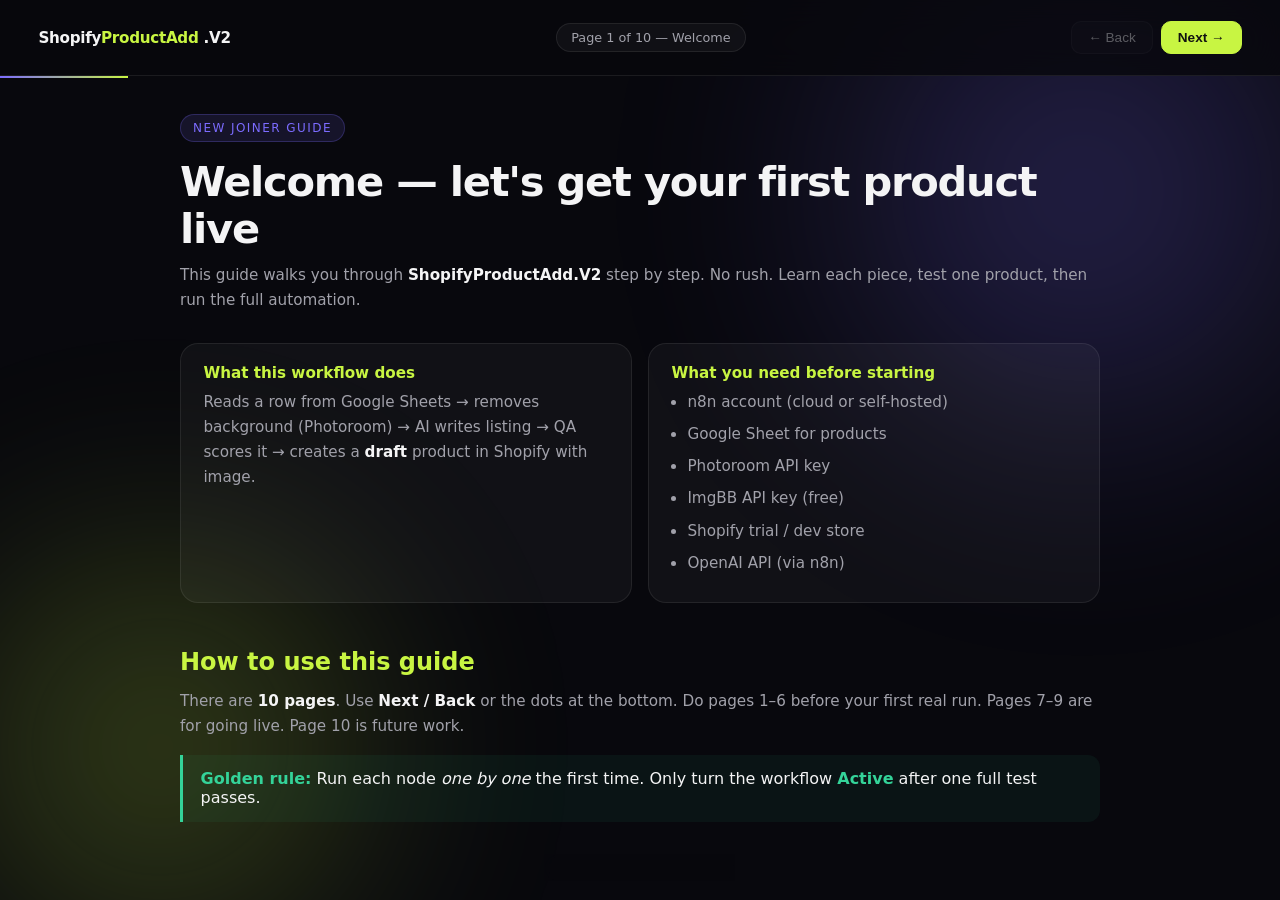
<file: docs/n8n-onboarding-guide.html>
<!DOCTYPE html>
<html lang="en">
<head>
  <meta charset="UTF-8">
  <meta name="viewport" content="width=device-width, initial-scale=1.0">
  <title>ShopifyProductAdd.V2 — New Joiner Guide</title>
  <style>
    :root {
      --bg: #08080d;
      --card: rgba(255,255,255,0.04);
      --card-hover: rgba(255,255,255,0.07);
      --text: #f4f4f5;
      --muted: #a1a1aa;
      --accent: #c8f542;
      --accent2: #7c6cff;
      --accent3: #ff6b9d;
      --warn: #fbbf24;
      --ok: #34d399;
      --err: #f87171;
      --border: rgba(255,255,255,0.08);
      --radius: 18px;
      --font: system-ui, -apple-system, "Segoe UI", Roboto, sans-serif;
      --nav-h: 76px;
      --ease: cubic-bezier(0.22, 1, 0.36, 1);
      --slide-dur: 0.55s;
    }
    *, *::before, *::after { box-sizing: border-box; margin: 0; padding: 0; }
    html { scroll-behavior: smooth; }
    body {
      font-family: var(--font);
      background: var(--bg);
      color: var(--text);
      overflow: hidden;
      height: 100vh;
      -webkit-font-smoothing: antialiased;
    }
    .bg-glow {
      position: fixed; inset: 0; pointer-events: none; z-index: 0;
    }
    .bg-glow::before, .bg-glow::after {
      content: ""; position: absolute; border-radius: 50%;
      filter: blur(110px); opacity: 0.32;
      animation: float 20s ease-in-out infinite;
    }
    .bg-glow::before {
      width: 55vw; height: 55vw; top: -18%; right: -12%;
      background: radial-gradient(circle, var(--accent2), transparent 70%);
    }
    .bg-glow::after {
      width: 45vw; height: 45vw; bottom: -15%; left: -10%;
      background: radial-gradient(circle, var(--accent), transparent 70%);
      animation-delay: -8s;
    }
    @keyframes float {
      0%, 100% { transform: translate(0, 0) scale(1); }
      50% { transform: translate(3%, -4%) scale(1.05); }
    }
    nav.top {
      position: fixed; top: 0; left: 0; right: 0; height: var(--nav-h);
      display: flex; align-items: center; justify-content: space-between;
      padding: 0 clamp(1rem, 3vw, 2.5rem);
      background: rgba(8,8,13,0.82);
      backdrop-filter: blur(16px);
      border-bottom: 1px solid var(--border);
      z-index: 100;
    }
    .logo { font-weight: 700; font-size: 0.95rem; letter-spacing: -0.02em; }
    .logo span { color: var(--accent); }
    .page-indicator {
      font-size: 0.8rem; color: var(--muted);
      background: var(--card); padding: 0.4rem 0.9rem;
      border-radius: 999px; border: 1px solid var(--border);
    }
    .nav-btns { display: flex; gap: 0.5rem; }
    .nav-btns button {
      background: var(--card); border: 1px solid var(--border);
      color: var(--text); padding: 0.5rem 1rem; border-radius: 10px;
      cursor: pointer; font-size: 0.85rem; transition: 0.2s var(--ease);
    }
    .nav-btns button:hover { background: var(--card-hover); border-color: rgba(255,255,255,0.15); }
    .nav-btns button.primary { background: var(--accent); color: #111; border-color: var(--accent); font-weight: 600; }
    .nav-btns button:disabled { opacity: 0.35; cursor: not-allowed; }

    .slides-wrap {
      position: relative; height: 100vh; padding-top: var(--nav-h);
      z-index: 1;
    }
    .slide {
      position: absolute; inset: var(--nav-h) 0 0 0;
      padding: clamp(1.2rem, 3vw, 3rem);
      overflow-y: auto;
      opacity: 0; visibility: hidden;
      transform: translateX(40px);
      transition: opacity var(--slide-dur) var(--ease),
                  transform var(--slide-dur) var(--ease),
                  visibility var(--slide-dur);
    }
    .slide.active {
      opacity: 1; visibility: visible; transform: translateX(0);
    }
    .slide.exit-left { transform: translateX(-40px); }

    .slide-inner { max-width: 920px; margin: 0 auto; }
    h1 {
      font-size: clamp(1.8rem, 4vw, 2.6rem);
      letter-spacing: -0.03em; line-height: 1.15;
      margin-bottom: 0.6rem;
      animation: fadeUp 0.7s var(--ease) both;
    }
    h2 {
      font-size: clamp(1.2rem, 2.5vw, 1.5rem);
      color: var(--accent); margin: 1.8rem 0 0.8rem;
      animation: fadeUp 0.7s var(--ease) 0.1s both;
    }
    h3 { font-size: 1rem; margin: 1.2rem 0 0.5rem; color: var(--text); }
    p, li { line-height: 1.65; color: var(--muted); font-size: 0.95rem; }
    p { margin-bottom: 0.9rem; animation: fadeUp 0.7s var(--ease) 0.15s both; }
    ul, ol { margin: 0.5rem 0 1rem 1.4rem; }
    li { margin-bottom: 0.45rem; animation: fadeUp 0.6s var(--ease) both; }
    li:nth-child(2) { animation-delay: 0.05s; }
    li:nth-child(3) { animation-delay: 0.1s; }
    li:nth-child(4) { animation-delay: 0.15s; }
    li:nth-child(5) { animation-delay: 0.2s; }
    @keyframes fadeUp {
      from { opacity: 0; transform: translateY(16px); }
      to { opacity: 1; transform: translateY(0); }
    }

    .hero-tag {
      display: inline-block; font-size: 0.75rem; text-transform: uppercase;
      letter-spacing: 0.12em; color: var(--accent2);
      background: rgba(124,108,255,0.12); padding: 0.35rem 0.75rem;
      border-radius: 999px; margin-bottom: 1rem;
      border: 1px solid rgba(124,108,255,0.25);
    }
    .card {
      background: var(--card); border: 1px solid var(--border);
      border-radius: var(--radius); padding: 1.2rem 1.4rem;
      margin: 1rem 0; transition: 0.25s var(--ease);
    }
    .card:hover { background: var(--card-hover); border-color: rgba(255,255,255,0.12); }
    .card h3 { margin-top: 0; color: var(--accent); font-size: 0.95rem; }
    .grid-2 { display: grid; grid-template-columns: repeat(auto-fit, minmax(260px, 1fr)); gap: 1rem; }
    .grid-4 { display: grid; grid-template-columns: repeat(auto-fit, minmax(200px, 1fr)); gap: 1rem; }

    .step-num {
      width: 36px; height: 36px; border-radius: 10px;
      background: linear-gradient(135deg, var(--accent2), var(--accent3));
      display: flex; align-items: center; justify-content: center;
      font-weight: 700; font-size: 0.9rem; color: #fff; margin-bottom: 0.6rem;
    }
    .badge {
      display: inline-block; font-size: 0.72rem; font-weight: 600;
      padding: 0.2rem 0.55rem; border-radius: 6px; margin-right: 0.35rem;
    }
    .badge-ok { background: rgba(52,211,153,0.15); color: var(--ok); }
    .badge-warn { background: rgba(251,191,36,0.15); color: var(--warn); }
    .badge-err { background: rgba(248,113,113,0.15); color: var(--err); }
    .badge-info { background: rgba(124,108,255,0.15); color: var(--accent2); }

    code {
      font-family: ui-monospace, "Cascadia Code", monospace;
      font-size: 0.82rem; background: rgba(0,0,0,0.35);
      padding: 0.15rem 0.45rem; border-radius: 6px;
      color: #e4e4e7; word-break: break-all;
    }
    pre {
      background: rgba(0,0,0,0.4); border: 1px solid var(--border);
      border-radius: 12px; padding: 1rem; overflow-x: auto;
      font-size: 0.8rem; line-height: 1.5; color: #d4d4d8;
      margin: 0.8rem 0;
    }
    table {
      width: 100%; border-collapse: collapse; font-size: 0.85rem;
      margin: 1rem 0;
    }
    th, td {
      text-align: left; padding: 0.65rem 0.8rem;
      border-bottom: 1px solid var(--border);
    }
    th { color: var(--text); font-weight: 600; }
    td { color: var(--muted); }

    .flow {
      display: flex; flex-wrap: wrap; align-items: center; gap: 0.4rem;
      margin: 1rem 0; font-size: 0.8rem;
    }
    .flow span {
      background: var(--card); border: 1px solid var(--border);
      padding: 0.4rem 0.7rem; border-radius: 8px; color: var(--text);
    }
    .flow .arrow { color: var(--accent); font-weight: bold; }

    .dots {
      position: fixed; bottom: 1.2rem; left: 50%; transform: translateX(-50%);
      display: flex; gap: 0.45rem; z-index: 100;
      background: rgba(8,8,13,0.85); padding: 0.5rem 0.9rem;
      border-radius: 999px; border: 1px solid var(--border);
      backdrop-filter: blur(12px);
    }
    .dot {
      width: 8px; height: 8px; border-radius: 50%;
      background: rgba(255,255,255,0.2); cursor: pointer;
      transition: 0.25s var(--ease);
    }
    .dot.active { background: var(--accent); width: 22px; border-radius: 4px; }

    .callout {
      border-left: 3px solid var(--warn);
      background: rgba(251,191,36,0.06);
      padding: 0.9rem 1.1rem; border-radius: 0 12px 12px 0;
      margin: 1rem 0;
    }
    .callout strong { color: var(--warn); }
    .callout-ok { border-color: var(--ok); background: rgba(52,211,153,0.06); }
    .callout-ok strong { color: var(--ok); }

    .progress-bar {
      position: fixed; top: var(--nav-h); left: 0; height: 2px;
      background: linear-gradient(90deg, var(--accent2), var(--accent));
      transition: width 0.4s var(--ease); z-index: 101;
    }

    @media (max-width: 640px) {
      .nav-btns button { padding: 0.45rem 0.7rem; font-size: 0.78rem; }
      .page-indicator { display: none; }
    }
  </style>
</head>
<body>
  <div class="bg-glow"></div>
  <div class="progress-bar" id="progressBar"></div>

  <nav class="top">
    <div class="logo">Shopify<span>ProductAdd</span> .V2</div>
    <div class="page-indicator" id="pageLabel">Page 1 of 10</div>
    <div class="nav-btns">
      <button id="prevBtn" disabled>← Back</button>
      <button id="nextBtn" class="primary">Next →</button>
    </div>
  </nav>

  <div class="slides-wrap">

    <!-- PAGE 1: Welcome -->
    <section class="slide active" data-title="Welcome">
      <div class="slide-inner">
        <div class="hero-tag">New joiner guide</div>
        <h1>Welcome — let's get your first product live</h1>
        <p>This guide walks you through <strong style="color:var(--text)">ShopifyProductAdd.V2</strong> step by step. No rush. Learn each piece, test one product, then run the full automation.</p>

        <div class="grid-2">
          <div class="card">
            <h3>What this workflow does</h3>
            <p style="margin:0">Reads a row from Google Sheets → removes background (Photoroom) → AI writes listing → QA scores it → creates a <strong style="color:var(--text)">draft</strong> product in Shopify with image.</p>
          </div>
          <div class="card">
            <h3>What you need before starting</h3>
            <ul style="margin:0.5rem 0 0 1rem">
              <li>n8n account (cloud or self-hosted)</li>
              <li>Google Sheet for products</li>
              <li>Photoroom API key</li>
              <li>ImgBB API key (free)</li>
              <li>Shopify trial / dev store</li>
              <li>OpenAI API (via n8n)</li>
            </ul>
          </div>
        </div>

        <h2>How to use this guide</h2>
        <p>There are <strong style="color:var(--text)">10 pages</strong>. Use <strong style="color:var(--text)">Next / Back</strong> or the dots at the bottom. Do pages 1–6 before your first real run. Pages 7–9 are for going live. Page 10 is future work.</p>

        <div class="callout callout-ok">
          <strong>Golden rule:</strong> Run each node <em>one by one</em> the first time. Only turn the workflow <strong>Active</strong> after one full test passes.
        </div>
      </div>
    </section>

    <!-- PAGE 2: Download files & Shopify template -->
    <section class="slide" data-title="Downloads">
      <div class="slide-inner">
        <div class="hero-tag">Page 2 — Get your files</div>
        <h1>Download what you need first</h1>
        <p>Before touching n8n, grab these from the repo and Shopify.</p>

        <h2>From this repo (GitHub)</h2>
        <table>
          <tr><th>File</th><th>Why</th></tr>
          <tr><td><code>ShopifyProductAdd.V2.json</code></td><td>The n8n workflow — import this</td></tr>
          <tr><td><code>sheet-input-template.csv</code></td><td>Example headers + one test row</td></tr>
          <tr><td><code>docs/SHEET-COLUMNS-AND-BATCH-GUIDE.md</code></td><td>Column reference (optional read)</td></tr>
        </table>

        <h2>Shopify built-in product CSV template</h2>
        <ol>
          <li>Log in to your <strong style="color:var(--text)">Shopify Admin</strong> (trial store is fine).</li>
          <li>Go to <strong style="color:var(--text)">Products</strong> → click <strong style="color:var(--text)">Import</strong>.</li>
          <li>Click <strong style="color:var(--text)">Download CSV template</strong> — Shopify gives you their full export format with every column.</li>
          <li>Open that CSV in <strong style="color:var(--text)">Google Sheets</strong> (File → Import → Upload).</li>
          <li>Rename the tab to <code>url_input</code> — the workflow expects this name.</li>
        </ol>

        <div class="callout">
          <strong>Do not delete columns blindly.</strong> Shopify's template has 40+ columns. Most are for shipping, tax, Google Shopping, variants. Our workflow only uses a handful. <strong>Hide</strong> what you don't need — don't delete unless you're sure.
        </div>
      </div>
    </section>

    <!-- PAGE 3: Google Sheet setup -->
    <section class="slide" data-title="Google Sheet">
      <div class="slide-inner">
        <div class="hero-tag">Page 3 — Sheet setup</div>
        <h1>Set up your Google Sheet</h1>
        <p>Row 1 = headers. Row 2+ = your products. The workflow triggers when you enter or change <strong style="color:var(--text)">Price</strong>.</p>

        <h2>Columns you MUST keep (do not delete)</h2>
        <table>
          <tr><th>Column</th><th>You type?</th><th>Notes</th></tr>
          <tr><td>SKU</td><td>Yes</td><td>Unique per product — workflow finds rows by SKU</td></tr>
          <tr><td>Product image URL</td><td>Yes</td><td>Public image link (lazcdn, etc.)</td></tr>
          <tr><td>Description</td><td>Yes</td><td>Raw facts — AI must not invent specs</td></tr>
          <tr><td>Price</td><td>Yes</td><td><strong>Trigger column</strong> — enter last when testing</td></tr>
          <tr><td>Title</td><td>Optional</td><td>AI overwrites with better title</td></tr>
          <tr><td>Vendor</td><td>Recommended</td><td>Brand name</td></tr>
          <tr><td>Product category</td><td>Recommended</td><td>Plain text: <code>Casual Wear</code> — never <code>=Casual Wear</code></td></tr>
          <tr><td>Inventory quantity</td><td>Optional</td><td>Stock count</td></tr>
          <tr><td>Status</td><td>Optional</td><td>Use <code>draft</code></td></tr>
          <tr><td>QA Status</td><td>Workflow</td><td>Add header if missing — PASS / FAIL</td></tr>
          <tr><td>AI Score</td><td>Workflow</td><td>Add header if missing — 0–100</td></tr>
          <tr><td>Generated Image URL</td><td>Workflow</td><td>ImgBB link after processing</td></tr>
          <tr><td>Shopify Image URL</td><td>Workflow</td><td>cdn.shopify.com link</td></tr>
          <tr><td>Shopify Product URL</td><td>Workflow</td><td>Your store product page</td></tr>
          <tr><td>URL handle</td><td>Workflow</td><td>Product slug</td></tr>
          <tr><td>Tags, SEO title, SEO description, Image alt text</td><td>Workflow</td><td>AI writes these</td></tr>
        </table>

        <h2>Hide unused columns (recommended)</h2>
        <ol>
          <li>Select columns you don't use (Google Shopping, Option2/3, Barcode, Compare-at price, etc.).</li>
          <li>Right-click → <strong style="color:var(--text)">Hide column</strong>.</li>
          <li>Your data stays safe. Sheet looks clean. You can unhide anytime.</li>
        </ol>

        <div class="callout callout-ok">
          <strong>Why hide instead of delete?</strong> If you ever re-export from Shopify, those columns come back anyway. Hiding is safer and keeps compatibility.
        </div>

        <h2>First test row (row 2)</h2>
        <pre>SKU: TEST-001
Description: Men's royal blue casual shirt. Cotton blend. Long sleeve.
Product image URL: https://...(your public image link)
Vendor: TestBrand
Product category: Men > Shirts > Casual
Inventory quantity: 10
Status: draft
Price: (leave empty until you're ready to trigger)</pre>
      </div>
    </section>

    <!-- PAGE 4: 4-step credentials -->
    <section class="slide" data-title="4 Credentials">
      <div class="slide-inner">
        <div class="hero-tag">Page 4 — Connect everything</div>
        <h1>4-step credential setup</h1>
        <p>Do these in order. Each takes about 5–10 minutes. You only do this once (re-do after re-importing the workflow JSON).</p>

        <div class="grid-2">
          <div class="card">
            <div class="step-num">1</div>
            <h3>Google Sheets</h3>
            <ol>
              <li>n8n → <strong style="color:var(--text)">Credentials</strong> → New → Google Sheets OAuth2</li>
              <li>Sign in with the Google account that owns the sheet</li>
              <li>Open <strong style="color:var(--text)">Google Sheets Trigger</strong> node → select your credential</li>
              <li>Pick document <code>url_input</code> and sheet tab</li>
              <li>Trigger column: <strong style="color:var(--text)">Price</strong></li>
              <li>Reconnect same credential on all <strong style="color:var(--text)">Update sheet</strong> nodes (listing, QA score, Shopify URLs, QA failed)</li>
            </ol>
          </div>

          <div class="card">
            <div class="step-num">2</div>
            <h3>Photoroom (background removal)</h3>
            <ol>
              <li>Get API key from <a href="https://www.photoroom.com/api" style="color:var(--accent2)">photoroom.com/api</a></li>
              <li>n8n → Credentials → <strong style="color:var(--text)">Header Auth</strong></li>
              <li>Header name: <code>x-api-key</code> → Value: your key</li>
              <li>Open <strong style="color:var(--text)">Remove background Photoroom</strong> → attach credential</li>
            </ol>
          </div>

          <div class="card">
            <div class="step-num">3</div>
            <h3>ImgBB (image hosting)</h3>
            <ol>
              <li>Free key at <a href="https://api.imgbb.com/" style="color:var(--accent2)">api.imgbb.com</a></li>
              <li>Open <strong style="color:var(--text)">Upload to ImgBB</strong> node</li>
              <li>Query parameter <code>key</code> → replace <code>REPLACE_IMGBB_KEY</code></li>
              <li><strong style="color:var(--warn)">Important:</strong> Re-import resets this — fix every time you import JSON</li>
            </ol>
          </div>

          <div class="card">
            <div class="step-num">4</div>
            <h3>Shopify (trial store)</h3>
            <ol>
              <li>Create free trial at <a href="https://www.shopify.com/uk/free-trial" style="color:var(--accent2)">shopify.com</a></li>
              <li>Admin → Settings → Apps → Develop apps → Create app</li>
              <li>Scopes: <code>read_products</code>, <code>write_products</code>, <code>read_inventory</code>, <code>write_inventory</code></li>
              <li>Install app → copy Admin API token OR use OAuth in n8n</li>
              <li>Connect on: <strong style="color:var(--text)">Create a product API</strong>, <strong style="color:var(--text)">Upload image to Shopify</strong>, <strong style="color:var(--text)">Update price, SKU and image link</strong></li>
              <li>Change store URL <code>8kqexi-2j</code> to YOUR store slug in HTTP nodes</li>
            </ol>
          </div>
        </div>

        <div class="callout">
          <strong>OpenAI (3 AI nodes — not “Message a model 2/3”):</strong><br>
          1. <strong>Analyze image</strong> — vision (what’s in the photo?)<br>
          2. <strong>AI write listing</strong> — title, description, SEO, tags<br>
          3. <strong>AI QA score listing</strong> — quality score 0–100 + issues list
        </div>
      </div>
    </section>

    <!-- PAGE 5: Import workflow -->
    <section class="slide" data-title="Import">
      <div class="slide-inner">
        <div class="hero-tag">Page 5 — Import workflow</div>
        <h1>Import ShopifyProductAdd.V2 into n8n</h1>
        <ol>
          <li>Download <code>ShopifyProductAdd.V2.json</code> from the repo <strong style="color:var(--text)">main</strong> branch (latest).</li>
          <li>n8n → <strong style="color:var(--text)">Workflows</strong> → <strong style="color:var(--text)">Import from File</strong></li>
          <li>Select the JSON file</li>
          <li>Every node with a red warning needs a credential reconnected</li>
          <li>Fix ImgBB key (step 3 from previous page)</li>
          <li>Fix Shopify store URLs if your store is not <code>8kqexi-2j</code></li>
          <li>Read the yellow <strong style="color:var(--text)">Setup Instructions</strong> sticky note on the canvas</li>
        </ol>

        <h2>Workflow map (high level)</h2>
        <div class="flow">
          <span>Sheet Trigger</span><span class="arrow">→</span>
          <span>Validate</span><span class="arrow">→</span>
          <span>Photoroom</span><span class="arrow">→</span>
          <span>Analyze image</span><span class="arrow">→</span>
          <span>ImgBB</span><span class="arrow">→</span>
          <span>AI Listing</span><span class="arrow">→</span>
          <span>Update sheet</span><span class="arrow">→</span>
          <span>AI QA</span><span class="arrow">→</span>
          <span>IF ≥90?</span>
        </div>
        <div class="flow" style="margin-top:0.5rem">
          <span style="border-color:var(--ok)">TRUE → Shopify create + image + sheet</span>
          <span class="arrow">|</span>
          <span style="border-color:var(--err)">FALSE → Update QA Failed (human review)</span>
        </div>

        <div class="callout callout-ok">
          <strong>Keep workflow Inactive</strong> until you finish the node-by-node test on page 6.
        </div>
      </div>
    </section>

    <!-- PAGE 6: Run one by one -->
    <section class="slide" data-title="Node by node">
      <div class="slide-inner">
        <div class="hero-tag">Page 6 — Learning mode</div>
        <h1>Run each node one by one (first time)</h1>
        <p>This is how you learn the workflow and catch errors early. Use <strong style="color:var(--text)">Execute workflow</strong> from the trigger, or click a node → <strong style="color:var(--text)">Execute previous nodes</strong>.</p>

        <table>
          <tr><th>#</th><th>Node</th><th>What to check</th></tr>
          <tr><td>1</td><td>Google Sheets Trigger</td><td>Pin test data OR enter Price in sheet. SKU + image URL present.</td></tr>
          <tr><td>2</td><td>Validate sheet row</td><td>Green. <code>validated_sku</code>, <code>validated_image_url</code> in output.</td></tr>
          <tr><td>3</td><td>Remove background Photoroom</td><td>Binary <code>data</code> output. Image with white background.</td></tr>
          <tr><td>4</td><td>Analyze image</td><td><strong>AI #1</strong> — vision JSON: color, material, verified_facts.</td></tr>
          <tr><td>5</td><td>Restore image binary</td><td>Passes binary through for ImgBB.</td></tr>
          <tr><td>6</td><td>Upload to ImgBB</td><td><code>data.url</code> = <code>https://i.ibb.co/...</code></td></tr>
          <tr><td>7</td><td>AI write listing</td><td><strong>AI #2</strong> — listing JSON: title, description_html, tags, SEO.</td></tr>
          <tr><td>8</td><td>Update sheet listing</td><td>Writes Title, Description, Tags, SEO to sheet.</td></tr>
          <tr><td>9</td><td>AI QA score listing</td><td><strong>AI #3</strong> — <code>quality_score</code> + <code>issues</code> array.</td></tr>
          <tr><td>10</td><td>Update sheet QA score</td><td>AI Score + QA Status (PASS/FAIL) in sheet.</td></tr>
          <tr><td>11</td><td>QA score check 90</td><td>Score ≥ 90 → Shopify path. Below 90 → human QA failed.</td></tr>
          <tr><td>12</td><td>Create a product API → Create a product</td><td>Only if PASS. HTTP POST with <code>status: draft</code>. Output status must be draft (not active).</td></tr>
          <tr><td>13</td><td>Download ImgBB for Shopify</td><td>Binary file output. Response format = <strong>File</strong>.</td></tr>
          <tr><td>14</td><td>Prepare Shopify image upload</td><td><code>bytes</code> &gt; 0, long <code>attachment</code> string.</td></tr>
          <tr><td>15</td><td>Upload image to Shopify</td><td>JSON body with attachment. Returns <code>image.src</code> on cdn.shopify.com.</td></tr>
          <tr><td>16</td><td>Update sheet Shopify URLs</td><td>Shopify URLs written. QA Status = PASS or PASS_NO_IMAGE.</td></tr>
        </table>

        <div class="callout">
          <strong>Tip:</strong> If a node fails, fix it before moving on. Open the node → <strong>Output</strong> tab → read the error. Use browser DevTools console for Code node <code>console.log</code> output.
        </div>
      </div>
    </section>

    <!-- PAGE 7: Run full workflow -->
    <section class="slide" data-title="Full run">
      <div class="slide-inner">
        <div class="hero-tag">Page 7 — Go live (one product)</div>
        <h1>Run the full workflow at once</h1>
        <p>After every node passed individually, you're ready for a real end-to-end run.</p>

        <h2>Step-by-step</h2>
        <ol>
          <li>Fill row 2 in Google Sheet — everything <strong style="color:var(--text)">except Price</strong>.</li>
          <li>In n8n, make sure workflow is still <strong style="color:var(--text)">Inactive</strong> for manual test OR Active for auto trigger.</li>
          <li>Enter <strong style="color:var(--text)">Price</strong> in the sheet (e.g. <code>29.99</code>).</li>
          <li>Wait ~1 minute (trigger polls Price column).</li>
          <li>Watch n8n <strong style="color:var(--text)">Executions</strong> tab — should show full green path.</li>
          <li>Check sheet: QA Status, AI Score, Generated Image URL, Shopify URLs.</li>
          <li>Check Shopify Admin → Products → your draft product with image.</li>
        </ol>

        <h2>When to turn workflow Active</h2>
        <div class="card">
          <p style="margin:0">Toggle <strong style="color:var(--text)">Active</strong> only after <span class="badge badge-ok">one full PASS</span>. Then each Price change on a new row auto-runs the workflow.</p>
        </div>

        <h2>Batch products (later)</h2>
        <p>Add many rows with unique SKUs. Enter Price <strong style="color:var(--text)">one row at a time</strong>. Wait for each run to finish before triggering the next. Safer for credits and debugging.</p>
      </div>
    </section>

    <!-- PAGE 8: Human QA -->
    <section class="slide" data-title="Human QA">
      <div class="slide-inner">
        <div class="hero-tag">Page 8 — Human QA (the part people miss)</div>
        <h1>What happens when QA fails?</h1>
        <p>Not every run creates a Shopify product. That's intentional — it's your safety net.</p>

        <h2>QA Status meanings</h2>
        <table>
          <tr><th>QA Status</th><th>AI Score</th><th>What happened</th><th>Your action</th></tr>
          <tr><td><span class="badge badge-ok">PASS</span></td><td>≥ 90</td><td>Shopify draft created with image</td><td>Review in Shopify, publish when ready</td></tr>
          <tr><td><span class="badge badge-warn">PASS_NO_IMAGE</span></td><td>≥ 90</td><td>Product created but image missing on CDN</td><td>Check Upload image node; re-run or add image manually</td></tr>
          <tr><td><span class="badge badge-err">FAIL</span></td><td>&lt; 90</td><td>No Shopify product. <strong>Update QA Failed</strong> node ran.</td><td><strong>Human review required</strong></td></tr>
        </table>

        <h2>Human QA checklist (when FAIL)</h2>
        <ol>
          <li>Open sheet row — read <strong style="color:var(--text)">AI Score</strong> and check listing columns (Title, Description, SEO fields).</li>
          <li>In n8n, open <strong style="color:var(--text)">AI QA score listing</strong> output → find <code>issues</code> array. This tells you what the AI flagged.</li>
          <li>Common fixes:
            <ul>
              <li>Description too vague → add real specs (material, fit, size) in sheet Description</li>
              <li>AI invented details → tighten Description to facts only</li>
              <li>Bad image → use a clearer Product image URL</li>
              <li>Wrong category → fix Product category (plain text, no formula errors)</li>
            </ul>
          </li>
          <li>Clear <strong style="color:var(--text)">QA Status</strong> and <strong style="color:var(--text)">AI Score</strong> cells.</li>
          <li>Change <strong style="color:var(--text)">Price</strong> slightly (e.g. 29.99 → 30.00) to re-trigger the whole workflow.</li>
        </ol>

        <div class="callout">
          <strong>Skip logic:</strong> If a row already has <span class="badge badge-ok">PASS</span> and score ≥ 90, the workflow <strong>skips</strong> it — no duplicate Shopify product. Clear QA fields if you need a full re-run.
        </div>

        <h2>Who does human QA?</h2>
        <p>A team member reviews FAIL rows before re-running. This is not automated — someone reads the <code>issues</code>, fixes the sheet, and triggers again. Think of it as your editorial gate before products go to Shopify.</p>
      </div>
    </section>

    <!-- PAGE 9: Debugging -->
    <section class="slide" data-title="Debugging">
      <div class="slide-inner">
        <div class="hero-tag">Page 9 — Debug like a pro</div>
        <h1>Debugging & making the workflow flawless</h1>

        <h2>Common errors & fixes</h2>
        <table>
          <tr><th>Error</th><th>Cause</th><th>Fix</th></tr>
          <tr>
            <td>OpenAI URL timeout</td>
            <td>Analyze image using ImgBB URL</td>
            <td>Input Type = <strong>Binary File</strong>, field <code>data</code> from Photoroom</td>
          </tr>
          <tr>
            <td>422 corrupt image</td>
            <td>Bad base64 or JSON.stringify double encoding</td>
            <td>Use latest JSON. Download node = File format. Upload = JSON object expression</td>
          </tr>
          <tr>
            <td>efbfbd in hex (not valid image)</td>
            <td>Code node downloaded image as UTF-8 text</td>
            <td>Use <strong>Download ImgBB for Shopify</strong> HTTP node (File), not Code download</td>
          </tr>
          <tr>
            <td>Shopify timeout on src URL</td>
            <td>Shopify can't fetch i.ibb.co</td>
            <td>Use attachment upload (Prepare → base64 → Upload JSON)</td>
          </tr>
          <tr>
            <td>Product category #ERROR</td>
            <td>Sheet formula <code>=Casual Wear</code></td>
            <td>Type plain text or <code>="Casual Wear"</code></td>
          </tr>
          <tr>
            <td>Row not updating</td>
            <td>SKU missing or mismatch</td>
            <td>Every row needs unique SKU. Match column = SKU on all sheet nodes</td>
          </tr>
          <tr>
            <td>ImgBB key missing</td>
            <td>Re-import reset placeholder</td>
            <td>Replace <code>REPLACE_IMGBB_KEY</code> in Upload to ImgBB</td>
          </tr>
        </table>

        <h2>Debug workflow (every time something breaks)</h2>
        <ol>
          <li>n8n → <strong style="color:var(--text)">Executions</strong> → click the failed run</li>
          <li>Find the <span class="badge badge-err">red</span> node — read full error message</li>
          <li>Click node → <strong style="color:var(--text)">Input</strong> tab — was data missing upstream?</li>
          <li>Click node → <strong style="color:var(--text)">Output</strong> tab — what did it actually return?</li>
          <li>For HTTP nodes: check status code, response body</li>
          <li>For Code nodes: add <code>console.log()</code> → open browser DevTools (F12) → Console</li>
          <li>Fix one node → re-run from that point → don't activate until green end-to-end</li>
        </ol>

        <h2>Why Upload uses JSON (not Form-Data)</h2>
        <p>Shopify's <code>images.json</code> API expects JSON: <code>{ "image": { "attachment": "base64..." } }</code>. Form-Data is for ImgBB upload. Different APIs, different body types — both are correct for their step.</p>

        <div class="callout callout-ok">
          <strong>Flawless checklist:</strong>
          All credentials connected → ImgBB key set → one node-by-node PASS → one full run PASS → then Active → one product at a time → human reviews every FAIL.
        </div>
      </div>
    </section>

    <!-- PAGE 10: Future work -->
    <section class="slide" data-title="Future">
      <div class="slide-inner">
        <div class="hero-tag">Page 10 — Future work</div>
        <h1>What's next & roadmap</h1>
        <p>You now have a working V2 pipeline. Here's what the team may add later.</p>

        <div class="grid-2">
          <div class="card">
            <h3>Short term</h3>
            <ul>
              <li>Slack/email alert when QA Status = FAIL</li>
              <li>Human QA dashboard tab in Google Sheet</li>
              <li>Bulk import trigger (schedule + loop all rows)</li>
              <li>Auto-retry failed image upload once</li>
            </ul>
          </div>
          <div class="card">
            <h3>Medium term</h3>
            <ul>
              <li>Multi-variant products (sizes/colours)</li>
              <li>Compare-at price & sale badges</li>
              <li>Google Shopping column mapping</li>
              <li>Collection auto-assign in Shopify</li>
            </ul>
          </div>
          <div class="card">
            <h3>Long term</h3>
            <ul>
              <li>Replace n8n with Node.js + Next.js app</li>
              <li>SQLite cache for images & listings</li>
              <li>AI image generation (no supplier photo needed)</li>
              <li>Full scrape → CSV → Shopify pipeline</li>
            </ul>
          </div>
          <div class="card">
            <h3>Your job as new joiner</h3>
            <ul>
              <li>Get one product to PASS end-to-end</li>
              <li>Document any new errors you hit</li>
              <li>Never delete sheet columns — hide them</li>
              <li>Review every FAIL before re-running</li>
            </ul>
          </div>
        </div>

        <h2>Quick links</h2>
        <table>
          <tr><td><code>ShopifyProductAdd.V2.json</code></td><td>Workflow file — import into n8n</td></tr>
          <tr><td><code>sheet-input-template.csv</code></td><td>Minimal sheet example</td></tr>
          <tr><td><code>docs/N8N-FRESH-START-GUIDE.md</code></td><td>Detailed text reference</td></tr>
          <tr><td><code>docs/SHEET-COLUMNS-AND-BATCH-GUIDE.md</code></td><td>Columns, batch, skip logic</td></tr>
        </table>

        <div class="callout callout-ok" style="margin-top:1.5rem">
          <strong>You're ready.</strong> Go back to Page 4, connect your four credentials, and run your first test product. Good luck!
        </div>
      </div>
    </section>

  </div>

  <div class="dots" id="dots"></div>

  <script>
    const slides = document.querySelectorAll('.slide');
    const total = slides.length;
    let current = 0;
    const prevBtn = document.getElementById('prevBtn');
    const nextBtn = document.getElementById('nextBtn');
    const pageLabel = document.getElementById('pageLabel');
    const progressBar = document.getElementById('progressBar');
    const dotsContainer = document.getElementById('dots');

    slides.forEach((_, i) => {
      const d = document.createElement('div');
      d.className = 'dot' + (i === 0 ? ' active' : '');
      d.title = slides[i].dataset.title || `Page ${i + 1}`;
      d.addEventListener('click', () => goTo(i));
      dotsContainer.appendChild(d);
    });

    function goTo(index) {
      if (index < 0 || index >= total) return;
      const dir = index > current ? 1 : -1;
      slides[current].classList.remove('active');
      if (dir < 0) slides[current].classList.add('exit-left');
      setTimeout(() => slides[current].classList.remove('exit-left'), 50);

      current = index;
      slides[current].classList.add('active');

      prevBtn.disabled = current === 0;
      nextBtn.textContent = current === total - 1 ? 'Done ✓' : 'Next →';
      pageLabel.textContent = `Page ${current + 1} of ${total} — ${slides[current].dataset.title || ''}`;
      progressBar.style.width = `${((current + 1) / total) * 100}%`;

      document.querySelectorAll('.dot').forEach((d, i) => {
        d.classList.toggle('active', i === current);
      });

      slides[current].scrollTop = 0;
    }

    prevBtn.addEventListener('click', () => goTo(current - 1));
    nextBtn.addEventListener('click', () => {
      if (current < total - 1) goTo(current + 1);
    });

    document.addEventListener('keydown', (e) => {
      if (e.key === 'ArrowRight' || e.key === ' ') { e.preventDefault(); if (current < total - 1) goTo(current + 1); }
      if (e.key === 'ArrowLeft') { e.preventDefault(); if (current > 0) goTo(current - 1); }
    });

    goTo(0);
  </script>
</body>
</html>
</file>
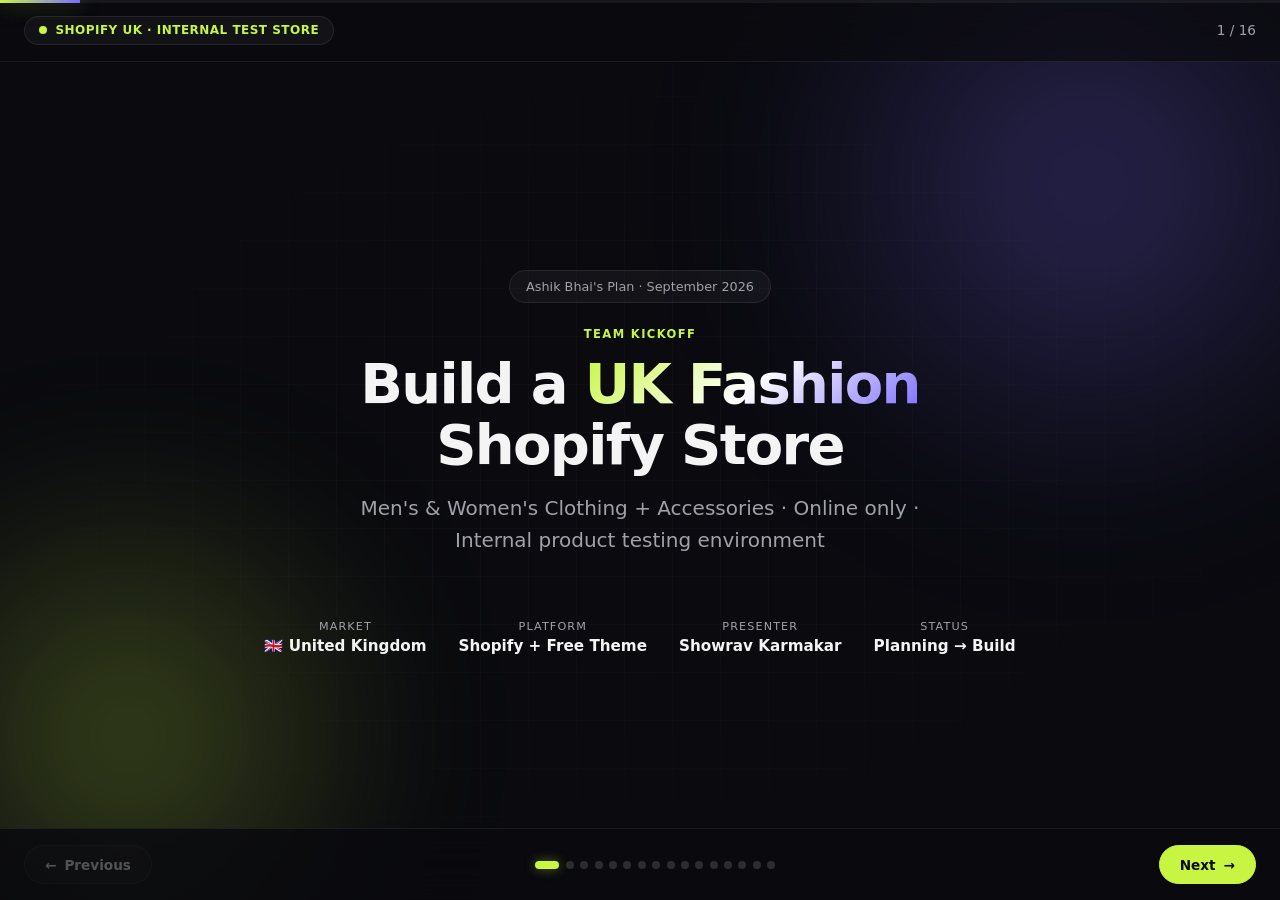
<file: presentation/presentation.html>
<!DOCTYPE html>
<html lang="en">
<head>
  <meta charset="UTF-8">
  <meta name="viewport" content="width=device-width, initial-scale=1.0">
  <title>Shopify UK Store — Presentation by Showrav Karmakar</title>
  <style>
/* Ashik Bhai Shopify Kickoff — Presentation Styles */

:root {
  --bg: #0a0a0f;
  --bg-card: rgba(255, 255, 255, 0.04);
  --bg-card-hover: rgba(255, 255, 255, 0.07);
  --text: #f4f4f5;
  --text-muted: #a1a1aa;
  --accent: #c8f542;
  --accent-2: #7c6cff;
  --accent-3: #ff6b9d;
  --border: rgba(255, 255, 255, 0.08);
  --shadow: 0 24px 80px rgba(0, 0, 0, 0.45);
  --radius: 20px;
  --radius-sm: 12px;
  --font: system-ui, -apple-system, "Segoe UI", Roboto, sans-serif;
  --slide-padding: clamp(1.5rem, 4vw, 4rem);
  --nav-height: 72px;
  --transition: 0.55s cubic-bezier(0.22, 1, 0.36, 1);
}

*,
*::before,
*::after {
  box-sizing: border-box;
  margin: 0;
  padding: 0;
}

html {
  scroll-behavior: smooth;
}

body {
  font-family: var(--font);
  background: var(--bg);
  color: var(--text);
  overflow: hidden;
  height: 100vh;
  -webkit-font-smoothing: antialiased;
}

/* Ambient background */
.bg-glow {
  position: fixed;
  inset: 0;
  pointer-events: none;
  z-index: 0;
  overflow: hidden;
}

.bg-glow::before,
.bg-glow::after {
  content: "";
  position: absolute;
  border-radius: 50%;
  filter: blur(100px);
  opacity: 0.35;
  animation: float 18s ease-in-out infinite;
}

.bg-glow::before {
  width: 50vw;
  height: 50vw;
  top: -15%;
  right: -10%;
  background: radial-gradient(circle, var(--accent-2), transparent 70%);
}

.bg-glow::after {
  width: 40vw;
  height: 40vw;
  bottom: -10%;
  left: -10%;
  background: radial-gradient(circle, var(--accent), transparent 70%);
  animation-delay: -9s;
}

@keyframes float {
  0%, 100% { transform: translate(0, 0) scale(1); }
  50% { transform: translate(3%, 4%) scale(1.05); }
}

/* Grid overlay */
.grid-overlay {
  position: fixed;
  inset: 0;
  background-image:
    linear-gradient(rgba(255, 255, 255, 0.02) 1px, transparent 1px),
    linear-gradient(90deg, rgba(255, 255, 255, 0.02) 1px, transparent 1px);
  background-size: 48px 48px;
  pointer-events: none;
  z-index: 0;
  mask-image: radial-gradient(ellipse at center, black 30%, transparent 80%);
}

/* Presentation shell */
.presentation {
  position: relative;
  z-index: 1;
  height: 100vh;
  display: flex;
  flex-direction: column;
}

/* Top bar */
.top-bar {
  display: flex;
  align-items: center;
  justify-content: space-between;
  padding: 1rem 1.5rem;
  border-bottom: 1px solid var(--border);
  backdrop-filter: blur(16px);
  background: rgba(10, 10, 15, 0.7);
  flex-shrink: 0;
}

.brand-pill {
  display: inline-flex;
  align-items: center;
  gap: 0.5rem;
  padding: 0.4rem 0.9rem;
  border-radius: 999px;
  background: var(--bg-card);
  border: 1px solid var(--border);
  font-size: 0.75rem;
  font-weight: 600;
  letter-spacing: 0.04em;
  text-transform: uppercase;
  color: var(--accent);
}

.brand-pill .dot {
  width: 8px;
  height: 8px;
  border-radius: 50%;
  background: var(--accent);
  animation: pulse 2s ease-in-out infinite;
}

@keyframes pulse {
  0%, 100% { opacity: 1; transform: scale(1); }
  50% { opacity: 0.5; transform: scale(0.85); }
}

.slide-counter {
  font-size: 0.85rem;
  color: var(--text-muted);
  font-variant-numeric: tabular-nums;
}

.progress-track {
  position: fixed;
  top: 0;
  left: 0;
  right: 0;
  height: 3px;
  background: rgba(255, 255, 255, 0.06);
  z-index: 100;
}

.progress-fill {
  height: 100%;
  width: 0%;
  background: linear-gradient(90deg, var(--accent), var(--accent-2));
  transition: width var(--transition);
  box-shadow: 0 0 20px rgba(200, 245, 66, 0.5);
}

/* Slides container */
.slides-viewport {
  flex: 1;
  overflow: hidden;
  position: relative;
}

.slides-track {
  display: flex;
  height: 100%;
  transition: transform var(--transition);
}

.slide {
  min-width: 100%;
  height: 100%;
  padding: var(--slide-padding);
  padding-bottom: calc(var(--nav-height) + 1rem);
  overflow-y: auto;
  display: flex;
  flex-direction: column;
  justify-content: center;
  opacity: 0.4;
  transform: scale(0.97);
  transition: opacity var(--transition), transform var(--transition);
}

.slide.active {
  opacity: 1;
  transform: scale(1);
}

.slide-inner {
  max-width: 1100px;
  margin: 0 auto;
  width: 100%;
}

/* Typography */
.slide-label {
  display: inline-block;
  font-size: 0.72rem;
  font-weight: 700;
  letter-spacing: 0.12em;
  text-transform: uppercase;
  color: var(--accent);
  margin-bottom: 0.75rem;
  opacity: 0;
  animation: fadeUp 0.6s ease forwards 0.1s;
}

.slide.active .slide-label {
  animation: fadeUp 0.6s ease forwards 0.1s;
}

h1 {
  font-size: clamp(2rem, 5vw, 3.5rem);
  font-weight: 800;
  line-height: 1.1;
  letter-spacing: -0.03em;
  margin-bottom: 1rem;
}

h2 {
  font-size: clamp(1.5rem, 3.5vw, 2.25rem);
  font-weight: 700;
  line-height: 1.2;
  letter-spacing: -0.02em;
  margin-bottom: 1.25rem;
}

h3 {
  font-size: 1.05rem;
  font-weight: 600;
  margin-bottom: 0.75rem;
  color: var(--text);
}

.subtitle {
  font-size: clamp(1rem, 2vw, 1.25rem);
  color: var(--text-muted);
  max-width: 640px;
  line-height: 1.6;
  margin-bottom: 2rem;
}

.gradient-text {
  background: linear-gradient(135deg, var(--accent) 0%, #fff 50%, var(--accent-2) 100%);
  -webkit-background-clip: text;
  -webkit-text-fill-color: transparent;
  background-clip: text;
}

/* Animations */
@keyframes fadeUp {
  from {
    opacity: 0;
    transform: translateY(24px);
  }
  to {
    opacity: 1;
    transform: translateY(0);
  }
}

.slide.active h1,
.slide.active h2 {
  animation: fadeUp 0.7s ease forwards 0.15s;
  opacity: 0;
}

.slide.active .subtitle {
  animation: fadeUp 0.7s ease forwards 0.25s;
  opacity: 0;
}

.slide.active .animate-in {
  opacity: 0;
  animation: fadeUp 0.6s ease forwards;
}

.slide.active .animate-in:nth-child(1) { animation-delay: 0.2s; }
.slide.active .animate-in:nth-child(2) { animation-delay: 0.3s; }
.slide.active .animate-in:nth-child(3) { animation-delay: 0.4s; }
.slide.active .animate-in:nth-child(4) { animation-delay: 0.5s; }
.slide.active .animate-in:nth-child(5) { animation-delay: 0.6s; }
.slide.active .animate-in:nth-child(6) { animation-delay: 0.7s; }

/* Cards grid */
.card-grid {
  display: grid;
  gap: 1rem;
  margin-top: 1.5rem;
}

.card-grid.cols-2 { grid-template-columns: repeat(auto-fit, minmax(280px, 1fr)); }
.card-grid.cols-3 { grid-template-columns: repeat(auto-fit, minmax(240px, 1fr)); }
.card-grid.cols-4 { grid-template-columns: repeat(auto-fit, minmax(200px, 1fr)); }

.card {
  background: var(--bg-card);
  border: 1px solid var(--border);
  border-radius: var(--radius);
  padding: 1.25rem 1.5rem;
  transition: transform 0.3s ease, background 0.3s ease, border-color 0.3s ease;
  backdrop-filter: blur(8px);
}

.card:hover {
  background: var(--bg-card-hover);
  border-color: rgba(200, 245, 66, 0.2);
  transform: translateY(-4px);
}

.card-icon {
  width: 44px;
  height: 44px;
  border-radius: var(--radius-sm);
  display: flex;
  align-items: center;
  justify-content: center;
  font-size: 1.25rem;
  margin-bottom: 0.85rem;
  background: linear-gradient(135deg, rgba(200, 245, 66, 0.15), rgba(124, 108, 255, 0.15));
  border: 1px solid var(--border);
}

.card h3 {
  margin-bottom: 0.5rem;
}

.card p,
.card li {
  font-size: 0.9rem;
  color: var(--text-muted);
  line-height: 1.55;
}

.card ul {
  list-style: none;
  margin-top: 0.5rem;
}

.card ul li {
  padding: 0.25rem 0;
  padding-left: 1rem;
  position: relative;
}

.card ul li::before {
  content: "→";
  position: absolute;
  left: 0;
  color: var(--accent);
  font-size: 0.75rem;
}

/* Highlight card */
.card.highlight {
  border-color: rgba(200, 245, 66, 0.3);
  background: linear-gradient(135deg, rgba(200, 245, 66, 0.08), rgba(124, 108, 255, 0.05));
}

.card.accent-purple { border-left: 3px solid var(--accent-2); }
.card.accent-green { border-left: 3px solid var(--accent); }
.card.accent-pink { border-left: 3px solid var(--accent-3); }

/* Tables */
.table-wrap {
  overflow-x: auto;
  margin-top: 1.25rem;
  border-radius: var(--radius);
  border: 1px solid var(--border);
  background: var(--bg-card);
}

table {
  width: 100%;
  border-collapse: collapse;
  font-size: 0.85rem;
}

th, td {
  padding: 0.85rem 1rem;
  text-align: left;
  border-bottom: 1px solid var(--border);
}

th {
  background: rgba(255, 255, 255, 0.03);
  font-weight: 600;
  color: var(--text);
  font-size: 0.75rem;
  text-transform: uppercase;
  letter-spacing: 0.05em;
}

td { color: var(--text-muted); }

tr:last-child td { border-bottom: none; }

tr:hover td { background: rgba(255, 255, 255, 0.02); }

.badge {
  display: inline-block;
  padding: 0.2rem 0.6rem;
  border-radius: 999px;
  font-size: 0.7rem;
  font-weight: 600;
  text-transform: uppercase;
  letter-spacing: 0.04em;
}

.badge.green { background: rgba(200, 245, 66, 0.15); color: var(--accent); }
.badge.purple { background: rgba(124, 108, 255, 0.15); color: var(--accent-2); }
.badge.pink { background: rgba(255, 107, 157, 0.15); color: var(--accent-3); }

/* Flow diagram */
.flow-steps {
  display: flex;
  flex-wrap: wrap;
  gap: 0.75rem;
  margin-top: 1.5rem;
  align-items: center;
}

.flow-step {
  flex: 1;
  min-width: 140px;
  padding: 1rem;
  background: var(--bg-card);
  border: 1px solid var(--border);
  border-radius: var(--radius-sm);
  text-align: center;
  position: relative;
}

.flow-step .num {
  display: inline-flex;
  width: 28px;
  height: 28px;
  align-items: center;
  justify-content: center;
  border-radius: 50%;
  background: var(--accent);
  color: #0a0a0f;
  font-size: 0.75rem;
  font-weight: 800;
  margin-bottom: 0.5rem;
}

.flow-step p {
  font-size: 0.8rem;
  color: var(--text-muted);
}

.flow-arrow {
  color: var(--accent);
  font-size: 1.25rem;
  flex-shrink: 0;
}

/* Device mockups */
.device-row {
  display: flex;
  gap: 1.5rem;
  justify-content: center;
  flex-wrap: wrap;
  margin-top: 2rem;
}

.device {
  text-align: center;
  animation: floatDevice 4s ease-in-out infinite;
}

.device:nth-child(2) { animation-delay: -1.3s; }
.device:nth-child(3) { animation-delay: -2.6s; }

@keyframes floatDevice {
  0%, 100% { transform: translateY(0); }
  50% { transform: translateY(-8px); }
}

.device-frame {
  background: var(--bg-card);
  border: 2px solid var(--border);
  border-radius: 16px;
  overflow: hidden;
  box-shadow: var(--shadow);
}

.device-frame.mobile {
  width: 120px;
  height: 220px;
  border-radius: 24px;
}

.device-frame.tablet {
  width: 180px;
  height: 240px;
  border-radius: 18px;
}

.device-frame.laptop {
  width: 260px;
  height: 170px;
  border-radius: 12px 12px 0 0;
  position: relative;
}

.device-frame.laptop::after {
  content: "";
  display: block;
  width: 300px;
  height: 12px;
  background: var(--border);
  border-radius: 0 0 8px 8px;
  margin: 0 auto;
  position: relative;
  left: -20px;
}

.device-screen {
  height: 100%;
  background: linear-gradient(180deg, rgba(200, 245, 66, 0.1) 0%, rgba(124, 108, 255, 0.08) 100%);
  display: flex;
  flex-direction: column;
  padding: 8px;
  gap: 4px;
}

.screen-bar {
  height: 6px;
  background: rgba(255, 255, 255, 0.1);
  border-radius: 3px;
}

.screen-hero {
  flex: 1;
  background: rgba(255, 255, 255, 0.05);
  border-radius: 4px;
}

.device-label {
  margin-top: 0.75rem;
  font-size: 0.75rem;
  color: var(--text-muted);
  font-weight: 500;
}

/* Two column layout */
.two-col {
  display: grid;
  grid-template-columns: 1fr 1fr;
  gap: 1.5rem;
  margin-top: 1.5rem;
}

/* List styles */
.check-list {
  list-style: none;
  margin-top: 1rem;
}

.check-list li {
  padding: 0.5rem 0;
  padding-left: 1.75rem;
  position: relative;
  color: var(--text-muted);
  font-size: 0.92rem;
  line-height: 1.5;
}

.check-list li::before {
  content: "✓";
  position: absolute;
  left: 0;
  color: var(--accent);
  font-weight: 700;
}

/* Quote / callout */
.callout {
  margin-top: 1.5rem;
  padding: 1.25rem 1.5rem;
  border-left: 3px solid var(--accent);
  background: rgba(200, 245, 66, 0.06);
  border-radius: 0 var(--radius-sm) var(--radius-sm) 0;
}

.callout p {
  color: var(--text-muted);
  font-size: 0.95rem;
  line-height: 1.6;
}

.callout strong { color: var(--text); }

/* Links */
a {
  color: var(--accent);
  text-decoration: none;
  transition: opacity 0.2s;
}

a:hover { opacity: 0.8; text-decoration: underline; }

/* Navigation */
.nav-bar {
  position: fixed;
  bottom: 0;
  left: 0;
  right: 0;
  height: var(--nav-height);
  display: flex;
  align-items: center;
  justify-content: space-between;
  padding: 0 1.5rem;
  background: rgba(10, 10, 15, 0.85);
  backdrop-filter: blur(20px);
  border-top: 1px solid var(--border);
  z-index: 50;
}

.nav-btn {
  display: inline-flex;
  align-items: center;
  gap: 0.5rem;
  padding: 0.65rem 1.25rem;
  border-radius: 999px;
  border: 1px solid var(--border);
  background: var(--bg-card);
  color: var(--text);
  font-family: var(--font);
  font-size: 0.85rem;
  font-weight: 600;
  cursor: pointer;
  transition: all 0.25s ease;
}

.nav-btn:hover {
  background: var(--bg-card-hover);
  border-color: rgba(200, 245, 66, 0.3);
  transform: translateY(-1px);
}

.nav-btn:disabled {
  opacity: 0.3;
  cursor: not-allowed;
  transform: none;
}

.nav-btn.primary {
  background: var(--accent);
  color: #0a0a0f;
  border-color: var(--accent);
}

.nav-btn.primary:hover {
  box-shadow: 0 0 24px rgba(200, 245, 66, 0.35);
}

.dots {
  display: flex;
  gap: 0.4rem;
  flex-wrap: wrap;
  justify-content: center;
  max-width: 50%;
}

.dot-btn {
  width: 8px;
  height: 8px;
  border-radius: 50%;
  border: none;
  background: rgba(255, 255, 255, 0.15);
  cursor: pointer;
  transition: all 0.3s ease;
  padding: 0;
}

.dot-btn.active {
  background: var(--accent);
  width: 24px;
  border-radius: 4px;
  box-shadow: 0 0 12px rgba(200, 245, 66, 0.4);
}

.dot-btn:hover:not(.active) {
  background: rgba(255, 255, 255, 0.3);
}

/* Title slide special */
.title-slide {
  text-align: center;
  align-items: center;
}

.title-slide .slide-inner {
  display: flex;
  flex-direction: column;
  align-items: center;
}

.title-badge {
  display: inline-flex;
  gap: 0.5rem;
  padding: 0.5rem 1rem;
  border-radius: 999px;
  background: var(--bg-card);
  border: 1px solid var(--border);
  font-size: 0.8rem;
  color: var(--text-muted);
  margin-bottom: 1.5rem;
}

.meta-row {
  display: flex;
  gap: 2rem;
  flex-wrap: wrap;
  justify-content: center;
  margin-top: 2rem;
}

.meta-item {
  text-align: center;
}

.meta-item .label {
  font-size: 0.7rem;
  text-transform: uppercase;
  letter-spacing: 0.1em;
  color: var(--text-muted);
  margin-bottom: 0.25rem;
}

.meta-item .value {
  font-size: 0.95rem;
  font-weight: 600;
}

/* Responsive */
@media (max-width: 768px) {
  .two-col {
    grid-template-columns: 1fr;
  }

  .flow-arrow {
    display: none;
  }

  .flow-steps {
    flex-direction: column;
  }

  .flow-step {
    width: 100%;
  }

  .nav-bar {
    padding: 0 1rem;
  }

  .dots {
    display: none;
  }

  .nav-btn span.hide-mobile {
    display: none;
  }

  table {
    font-size: 0.75rem;
  }

  th, td {
    padding: 0.6rem 0.75rem;
  }
}

@media (max-width: 480px) {
  .top-bar {
    padding: 0.75rem 1rem;
  }

  .brand-pill {
    font-size: 0.65rem;
  }
}

/* Reduced motion */
@media (prefers-reduced-motion: reduce) {
  *, *::before, *::after {
    animation-duration: 0.01ms !important;
    animation-iteration-count: 1 !important;
    transition-duration: 0.01ms !important;
  }
}

/* Print */
@media print {
  body { overflow: visible; height: auto; background: white; color: black; }
  .nav-bar, .top-bar, .progress-track, .bg-glow, .grid-overlay { display: none; }
  .slides-viewport { overflow: visible; }
  .slides-track { flex-direction: column; transform: none !important; }
  .slide { min-width: auto; page-break-after: always; opacity: 1; transform: none; }
}

  </style>
</head>


  <div class="bg-glow" aria-hidden="true"></div>
  <div class="grid-overlay" aria-hidden="true"></div>
  <div class="progress-track" aria-hidden="true"><div class="progress-fill" id="progressFill"></div></div>

  <div class="presentation" role="application" aria-label="Shopify UK Store Kickoff Presentation">

    <header class="top-bar">
      <div class="brand-pill"><span class="dot"></span> Shopify UK · Internal Test Store</div>
      <div class="slide-counter"><span id="currentSlide">1</span> / <span id="totalSlides">16</span></div>
    </header>

    <div class="slides-viewport">
      <div class="slides-track" id="slidesTrack">

        <!-- SLIDE 1: Title -->
        <section class="slide active title-slide" aria-label="Title">
          <div class="slide-inner">
            <div class="title-badge animate-in">Ashik Bhai's Plan · September 2026</div>
            <span class="slide-label animate-in">Team Kickoff</span>
            <h1>Build a <span class="gradient-text">UK Fashion</span><br>Shopify Store</h1>
            <p class="subtitle animate-in">Men's &amp; Women's Clothing + Accessories · Online only · Internal product testing environment</p>
            <div class="meta-row animate-in">
              <div class="meta-item"><div class="label">Market</div><div class="value">🇬🇧 United Kingdom</div></div>
              <div class="meta-item"><div class="label">Platform</div><div class="value">Shopify + Free Theme</div></div>
              <div class="meta-item"><div class="label">Presenter</div><div class="value">Showrav Karmakar</div></div>
              <div class="meta-item"><div class="label">Status</div><div class="value">Planning → Build</div></div>
            </div>
          </div>
        </section>

        <!-- SLIDE 2: Why Analysis First -->
        <section class="slide" aria-label="Why Analysis First">
          <div class="slide-inner">
            <span class="slide-label">Phase 0 — Before We Build</span>
            <h2>Why We Need <span class="gradient-text">Analysis First</span></h2>
            <p class="subtitle">Before touching Shopify themes or writing a single line of code, we must understand the client, location, and customer. This analysis is what makes the UI look professional and work perfectly on mobile, laptop, and every screen size.</p>

            <div class="callout animate-in">
              <p><strong>Skip analysis → generic store that looks like every other template.</strong> Do analysis first → tailored UI that feels like a real UK fashion brand and converts on every device.</p>
            </div>

            <div class="card-grid cols-3 animate-in">
              <div class="card accent-green highlight">
                <div class="card-icon">👤</div>
                <h3>Client Analysis</h3>
                <p>Who is paying for this store and what do they need?</p>
                <ul>
                  <li>Business goals (test products internally)</li>
                  <li>Brand personality &amp; tone</li>
                  <li>Budget &amp; timeline constraints</li>
                  <li>What "success" looks like</li>
                  <li>Team roles &amp; decision makers</li>
                </ul>
              </div>
              <div class="card accent-purple highlight">
                <div class="card-icon">📍</div>
                <h3>Location Analysis</h3>
                <p>Where are we selling and what does that market expect?</p>
                <ul>
                  <li>UK market — GBP, VAT, shipping zones</li>
                  <li>No physical store (online only)</li>
                  <li>UK consumer law (14-day returns)</li>
                  <li>Payment methods (Visa, Apple Pay, Klarna)</li>
                  <li>Seasonal trends (UK weather/fashion)</li>
                </ul>
              </div>
              <div class="card accent-pink highlight">
                <div class="card-icon">🛍️</div>
                <h3>Customer Analysis</h3>
                <p>Who shops here and how do they behave online?</p>
                <ul>
                  <li>Age 22–45, UK online shoppers</li>
                  <li>Men's + women's fashion buyers</li>
                  <li>Mobile-first browsing (70%+ traffic)</li>
                  <li>Expect fast checkout &amp; clear sizing</li>
                  <li>Trust signals: reviews, returns, policies</li>
                </ul>
              </div>
            </div>
          </div>
        </section>

        <!-- SLIDE 3: Analysis → UI -->
        <section class="slide" aria-label="Analysis to UI">
          <div class="slide-inner">
            <span class="slide-label">Design Strategy</span>
            <h2>From Analysis to <span class="gradient-text">Beautiful Shopify UI</span></h2>
            <p class="subtitle">Every design decision in Shopify should trace back to our analysis. This is how we build a store that looks custom — not like a default template.</p>

            <div class="flow-steps animate-in">
              <div class="flow-step"><div class="num">1</div><strong>Client</strong><p>Brand tone, goals, budget</p></div>
              <div class="flow-arrow">→</div>
              <div class="flow-step"><div class="num">2</div><strong>Location</strong><p>UK market, GBP, legal</p></div>
              <div class="flow-arrow">→</div>
              <div class="flow-step"><div class="num">3</div><strong>Customer</strong><p>Who buys, how they shop</p></div>
              <div class="flow-arrow">→</div>
              <div class="flow-step"><div class="num">4</div><strong>UI Design</strong><p>Colours, layout, typography</p></div>
              <div class="flow-arrow">→</div>
              <div class="flow-step"><div class="num">5</div><strong>Shopify Build</strong><p>Theme, sections, products</p></div>
            </div>

            <div class="two-col animate-in">
              <div>
                <h3>What analysis tells us about UI</h3>
                <ul class="check-list">
                  <li><strong>Colours:</strong> UK fashion = clean neutrals + one bold accent (not loud Indian-market palettes)</li>
                  <li><strong>Typography:</strong> Modern sans-serif, readable at 16px on mobile</li>
                  <li><strong>Navigation:</strong> Men / Women / Accessories — clear gender split our customers expect</li>
                  <li><strong>Hero image:</strong> Lifestyle photography, not stock corporate shots</li>
                  <li><strong>Trust:</strong> UK shipping, free returns, GDPR privacy policy visible in footer</li>
                  <li><strong>Checkout:</strong> GBP pricing, UK postcode lookup, Apple Pay enabled</li>
                </ul>
              </div>
              <div>
                <h3>Analysis checklist (complete before Day 1)</h3>
                <div class="table-wrap">
                  <table>
                    <thead><tr><th>Question</th><th>Our Answer</th></tr></thead>
                    <tbody>
                      <tr><td>Who is the client?</td><td>Internal product team (Ashik Bhai)</td></tr>
                      <tr><td>Where do we sell?</td><td>UK only, no physical store</td></tr>
                      <tr><td>Who is the customer?</td><td>UK adults 22–45, fashion shoppers</td></tr>
                      <tr><td>Primary device?</td><td>Mobile (design mobile-first)</td></tr>
                      <tr><td>Brand feel?</td><td>Modern, clean, inclusive</td></tr>
                      <tr><td>Price range?</td><td>£15–£80 (mid-range)</td></tr>
                    </tbody>
                  </table>
                </div>
              </div>
            </div>
          </div>
        </section>

        <!-- SLIDE 4: Responsive & Cross-Platform -->
        <section class="slide" aria-label="Responsive Design">
          <div class="slide-inner">
            <span class="slide-label">Cross-Platform UI</span>
            <h2>Responsive on <span class="gradient-text">Every Device</span></h2>
            <p class="subtitle">Over 70% of UK fashion shoppers browse on mobile. Our Shopify store must look and work perfectly on phones, tablets, laptops, and desktops — without building separate versions.</p>

            <div class="device-row animate-in">
              <div class="device">
                <div class="device-frame mobile"><div class="device-screen"><div class="screen-bar"></div><div class="screen-hero"></div><div class="screen-bar"></div><div class="screen-bar"></div></div></div>
                <div class="device-label">📱 Mobile<br><small>375px – 480px</small></div>
              </div>
              <div class="device">
                <div class="device-frame tablet"><div class="device-screen"><div class="screen-bar"></div><div class="screen-hero"></div><div class="screen-bar"></div></div></div>
                <div class="device-label">📱 Tablet<br><small>768px – 1024px</small></div>
              </div>
              <div class="device">
                <div class="device-frame laptop"><div class="device-screen"><div class="screen-bar"></div><div class="screen-hero"></div><div class="screen-bar"></div><div class="screen-bar"></div></div></div>
                <div class="device-label">💻 Laptop / Desktop<br><small>1280px+</small></div>
              </div>
            </div>

            <div class="card-grid cols-2 animate-in">
              <div class="card">
                <h3>Shopify responsive built-in</h3>
                <ul>
                  <li>Free themes (Dawn) are mobile-first by default</li>
                  <li>Theme editor shows desktop / tablet / mobile preview</li>
                  <li>Sections auto-stack on smaller screens</li>
                  <li>Touch-friendly buttons (min 44px tap targets)</li>
                  <li>Shopify CDN serves optimised images per device</li>
                </ul>
              </div>
              <div class="card">
                <h3>Our testing matrix</h3>
                <div class="table-wrap">
                  <table>
                    <thead><tr><th>Device</th><th>Browser</th><th>Test</th></tr></thead>
                    <tbody>
                      <tr><td>iPhone</td><td>Safari</td><td>Homepage, cart, checkout</td></tr>
                      <tr><td>Android</td><td>Chrome</td><td>Collections, product page</td></tr>
                      <tr><td>iPad</td><td>Safari</td><td>Navigation, filters</td></tr>
                      <tr><td>MacBook</td><td>Chrome</td><td>Full store walkthrough</td></tr>
                      <tr><td>Windows</td><td>Edge / Chrome</td><td>Checkout, account</td></tr>
                    </tbody>
                  </table>
                </div>
              </div>
            </div>

            <div class="callout animate-in">
              <p><strong>Rule:</strong> Design and test on mobile FIRST. If it works on a 375px phone screen, it will work everywhere. Log all test results in the Excel tracker (Sheet 4).</p>
            </div>
          </div>
        </section>

        <!-- SLIDE 5: Ashik Bhai's Plan -->
        <section class="slide" aria-label="Ashik Bhai Plan">
          <div class="slide-inner">
            <span class="slide-label">Call Summary</span>
            <h2>Ashik Bhai's <span class="gradient-text">Plan</span></h2>
            <p class="subtitle">What we agreed on the kickoff call.</p>
            <div class="table-wrap animate-in">
              <table>
                <thead><tr><th>Decision</th><th>Detail</th></tr></thead>
                <tbody>
                  <tr><td><strong>Platform</strong></td><td>Shopify — hosted, fast to launch</td></tr>
                  <tr><td><strong>Market</strong></td><td>United Kingdom only</td></tr>
                  <tr><td><strong>Catalog</strong></td><td>Men's + women's clothing + accessories</td></tr>
                  <tr><td><strong>Physical store</strong></td><td>None — online only, ships UK-wide</td></tr>
                  <tr><td><strong>Purpose</strong></td><td>Internal sandbox to test products we build</td></tr>
                  <tr><td><strong>Theme</strong></td><td>Free theme — Dawn or Craft</td></tr>
                  <tr><td><strong>Design goal</strong></td><td>Professional and polished — not a rough prototype</td></tr>
                </tbody>
              </table>
            </div>
            <div class="card-grid cols-2 animate-in">
              <div class="card accent-green">
                <h3>Success Criteria</h3>
                <ul>
                  <li>Store looks like a real UK fashion brand</li>
                  <li>Team can place test orders end-to-end</li>
                  <li>All flows work on mobile</li>
                  <li>Reusable docs for faster future builds</li>
                </ul>
              </div>
              <div class="card accent-purple">
                <h3>Phased Approach</h3>
                <ul>
                  <li><strong>Phase 1:</strong> Analysis + store shell + brand</li>
                  <li><strong>Phase 2:</strong> Test products + collections</li>
                  <li><strong>Phase 3:</strong> Integrate with product testing workflows</li>
                </ul>
              </div>
            </div>
          </div>
        </section>

        <!-- SLIDE 6: Why Shopify -->
        <section class="slide" aria-label="Why Shopify">
          <div class="slide-inner">
            <span class="slide-label">Platform Choice</span>
            <h2>Why <span class="gradient-text">Shopify</span>?</h2>
            <div class="card-grid cols-3 animate-in">
              <div class="card"><div class="card-icon">⚡</div><h3>Fast Setup</h3><p>Live store in days, not weeks. No servers or DevOps.</p></div>
              <div class="card"><div class="card-icon">🇬🇧</div><h3>UK-Native</h3><p>GBP, UK VAT, Royal Mail, Shopify Payments UK built in.</p></div>
              <div class="card"><div class="card-icon">🎨</div><h3>Free Themes</h3><p>Professional look without agency cost. Dawn scores 90+ mobile.</p></div>
              <div class="card"><div class="card-icon">💳</div><h3>Built-in Checkout</h3><p>PCI-compliant. Converts ~15% better than average platforms.</p></div>
              <div class="card"><div class="card-icon">🤖</div><h3>AI Tools</h3><p>Sidekick assistant + Magic for product descriptions included.</p></div>
              <div class="card"><div class="card-icon">🔒</div><h3>Test Mode</h3><p>Password protection + test payments for internal use.</p></div>
            </div>
          </div>
        </section>

        <!-- SLIDE 7: Pricing -->
        <section class="slide" aria-label="Pricing">
          <div class="slide-inner">
            <span class="slide-label">September 2026</span>
            <h2>Shopify UK <span class="gradient-text">Pricing</span></h2>
            <p class="subtitle">Source: <a href="https://www.shopify.com/uk/pricing" target="_blank" rel="noopener">shopify.com/uk/pricing</a> — verify before purchase.</p>
            <div class="table-wrap animate-in">
              <table>
                <thead>
                  <tr><th>Plan</th><th>Annual</th><th>Monthly</th><th>Staff</th><th>Card Rate</th><th>Best For</th></tr>
                </thead>
                <tbody>
                  <tr><td><span class="badge green">Basic</span></td><td><strong>£19/mo</strong></td><td>£25/mo</td><td>0 staff (owner only)</td><td>2.0% + 25p</td><td>Our project ✓</td></tr>
                  <tr><td><span class="badge purple">Grow</span></td><td>£49/mo</td><td>£65/mo</td><td>5 staff</td><td>1.7% + 25p</td><td>Small teams</td></tr>
                  <tr><td>Advanced</td><td>£259/mo</td><td>£344/mo</td><td>15 staff</td><td>1.5% + 25p</td><td>High volume</td></tr>
                  <tr><td>Plus</td><td>from £1,800/mo</td><td>—</td><td>Unlimited</td><td>from 1.3% + 25p</td><td>Enterprise</td></tr>
                </tbody>
              </table>
            </div>
            <div class="card-grid cols-3 animate-in">
              <div class="card"><h3>🎁 Trial</h3><p>3-day free trial. Often £1/mo for first 3 months after.</p></div>
              <div class="card"><h3>💰 Annual Save</h3><p>Pay yearly = ~25% cheaper than monthly billing.</p></div>
              <div class="card"><h3>👨‍💻 Developers on Basic</h3><p><strong>Unlimited</strong> Collaborator accounts. Free. Do not count as staff. All devs can build together.</p></div>
            </div>
          </div>
        </section>

        <!-- SLIDE 8: Plan Recommendation -->
        <section class="slide" aria-label="Plan Recommendation">
          <div class="slide-inner">
            <span class="slide-label">Recommendation</span>
            <h2>Pick <span class="gradient-text">Basic</span> (£19/mo)</h2>
            <div class="two-col animate-in">
              <div class="card highlight">
                <h3>Why Basic works for us</h3>
                <ul class="check-list">
                  <li>Internal testing — no real sales volume</li>
                  <li>1–2 people setting up initially</li>
                  <li>Full theme customisation included</li>
                  <li>Unlimited test products</li>
                  <li>Shopify Payments test mode</li>
                  <li>Developers use Collaborator accounts (free)</li>
                </ul>
              </div>
              <div class="card">
                <h3>Upgrade to Grow (£49/mo) when</h3>
                <ul class="check-list">
                  <li>3+ team members need daily admin login</li>
                  <li>Marketing manages campaigns in admin</li>
                  <li>QA handles orders/refunds daily</li>
                  <li>Need professional reports</li>
                </ul>
                <div class="callout" style="margin-top:1rem">
                  <p>Break-even at ~£10k/mo real sales. <strong>Irrelevant for internal testing.</strong></p>
                </div>
              </div>
            </div>
          </div>
        </section>

        <!-- SLIDE 9: Developer Access on Basic Plan -->
        <section class="slide" aria-label="Developer Access">
          <div class="slide-inner">
            <span class="slide-label">Basic Plan — Developer Access</span>
            <h2>How Many <span class="gradient-text">Developers</span> Can Work on Basic?</h2>
            <p class="subtitle">Clear answer for our team building the store together on the £19/mo Basic plan.</p>

            <div class="callout animate-in" style="margin-bottom:1.5rem">
              <p><strong>Basic plan = 1 admin login (store owner only) + UNLIMITED developers via Collaborator accounts (free).</strong><br>
              Developers do <strong>not</strong> use staff logins on Basic. They use Collaborator access — and as many developers as we need can work at the same time.</p>
            </div>

            <div class="table-wrap animate-in">
              <table>
                <thead>
                  <tr><th>Login type</th><th>How many on Basic?</th><th>Who uses it</th><th>Can build store?</th></tr>
                </thead>
                <tbody>
                  <tr>
                    <td><strong>Store owner</strong></td>
                    <td><span class="badge green">1 only</span></td>
                    <td>Ashik Bhai (account holder)</td>
                    <td>Yes — full admin</td>
                  </tr>
                  <tr>
                    <td><strong>Staff accounts</strong></td>
                    <td><span class="badge pink">0 — not included</span></td>
                    <td>Not available on Basic</td>
                    <td>Need Grow plan (£49/mo) for staff logins</td>
                  </tr>
                  <tr>
                    <td><strong>Collaborator accounts</strong></td>
                    <td><span class="badge green">Unlimited — free</span></td>
                    <td>All developers, designers, QA</td>
                    <td>Yes — themes, products, settings (per permission)</td>
                  </tr>
                </tbody>
              </table>
            </div>

            <div class="card-grid cols-2 animate-in">
              <div class="card accent-green highlight">
                <h3>Example: 5 developers on Basic</h3>
                <ul>
                  <li><strong>1 person</strong> = Store owner login (Ashik Bhai)</li>
                  <li><strong>5 developers</strong> = 5 Collaborator accounts (free)</li>
                  <li>All 5 devs can edit theme, products, and settings at the same time</li>
                  <li>No extra cost. No need to upgrade to Grow.</li>
                </ul>
              </div>
              <div class="card accent-purple">
                <h3>How each developer gets access</h3>
                <ul>
                  <li>Developer signs up free at <a href="https://partners.shopify.com" target="_blank" rel="noopener">partners.shopify.com</a></li>
                  <li>Requests store access using the <strong>collaborator code</strong></li>
                  <li>Store owner approves in <strong>Settings → Users and permissions</strong></li>
                  <li>Developer logs in from their <strong>Partner Dashboard</strong> — not a staff login</li>
                  <li>Owner sets permissions: Themes, Products, Orders, etc.</li>
                </ul>
              </div>
            </div>

            <div class="card highlight animate-in" style="margin-top:1rem">
              <h3>When do we need Grow instead?</h3>
              <p>Only if <strong>non-developer</strong> team members (marketing, ops, customer service) need their own <strong>staff admin login</strong> every day. Developers never need Grow — Collaborators work on every plan.</p>
            </div>
          </div>
        </section>

        <!-- SLIDE 10: Pros & Cons -->
        <section class="slide" aria-label="Pros and Cons">
          <div class="slide-inner">
            <span class="slide-label">Before We Start</span>
            <h2>Pros &amp; <span class="gradient-text">Cons</span> to Consider</h2>
            <div class="two-col animate-in">
              <div class="card accent-green">
                <h3>✅ Pros</h3>
                <ul class="check-list">
                  <li>Live in 1–3 days with free theme</li>
                  <li>No hosting, SSL, or security to manage</li>
                  <li>UK GDPR + Consumer Rights Act tools</li>
                  <li>Mobile-first themes (90+ Lighthouse)</li>
                  <li>8,000+ apps if we need features later</li>
                  <li>Test mode — no real charges</li>
                  <li>Theme code exportable to GitHub</li>
                </ul>
              </div>
              <div class="card accent-pink">
                <h3>⚠️ Cons &amp; Mitigations</h3>
                <ul>
                  <li><strong>£19–49/mo cost</strong> → Acceptable for test infra</li>
                  <li><strong>Theme layout limits</strong> → Customise within editor</li>
                  <li><strong>App costs add up</strong> → Start with zero apps</li>
                  <li><strong>Vendor lock-in</strong> → OK for test store</li>
                  <li><strong>Liquid not React</strong> → Similar to Jinja/Twig</li>
                  <li><strong>No SQL access</strong> → Use Admin API</li>
                  <li><strong>Basic = 1 owner login only</strong> → Devs use Collaborators (unlimited, free)</li>
                </ul>
              </div>
            </div>
          </div>
        </section>

        <!-- SLIDE 11: Jira + Excel -->
        <section class="slide" aria-label="Jira and Excel">
          <div class="slide-inner">
            <span class="slide-label">Team Workflow</span>
            <h2>Jira + <span class="gradient-text">Excel</span> Tracking</h2>
            <div class="two-col animate-in">
              <div class="card accent-purple">
                <h3>📋 Jira — What to do</h3>
                <p>Project key: <strong>SHOP</strong> · Kanban board</p>
                <ul>
                  <li><strong>SHOP-E1</strong> Store Setup</li>
                  <li><strong>SHOP-E2</strong> Content &amp; Pages</li>
                  <li><strong>SHOP-E3</strong> Product Catalog</li>
                  <li><strong>SHOP-E4</strong> Checkout &amp; Payments</li>
                  <li><strong>SHOP-E5</strong> QA &amp; Launch</li>
                </ul>
              </div>
              <div class="card accent-green">
                <h3>📊 Excel — What we decided</h3>
                <p>File: <strong>SHOP-UK-Store-Tracker.xlsx</strong></p>
                <ul>
                  <li><strong>Sheet 1:</strong> Store config &amp; credentials</li>
                  <li><strong>Sheet 2:</strong> Brand assets</li>
                  <li><strong>Sheet 3:</strong> Product catalog</li>
                  <li><strong>Sheet 4:</strong> Test results (mobile/laptop)</li>
                  <li><strong>Sheet 5:</strong> Decisions log</li>
                </ul>
              </div>
            </div>
            <div class="callout animate-in">
              <p><strong>Jira drives tasks.</strong> Excel captures decisions. Anyone can pick up the project later without digging through tickets.</p>
            </div>
          </div>
        </section>

        <!-- SLIDE 12: Build Phases -->
        <section class="slide" aria-label="Build Phases">
          <div class="slide-inner">
            <span class="slide-label">Timeline</span>
            <h2>Build <span class="gradient-text">Phases</span></h2>
            <div class="card-grid cols-3 animate-in">
              <div class="card accent-green">
                <div class="card-icon">📊</div>
                <h3>Phase 0 — Analysis</h3>
                <p>Day 0</p>
                <ul>
                  <li>Client, location, customer analysis</li>
                  <li>Define brand tone &amp; UI direction</li>
                  <li>Device testing matrix</li>
                </ul>
              </div>
              <div class="card accent-purple">
                <div class="card-icon">🏗️</div>
                <h3>Phase 1 — Foundation</h3>
                <p>Day 1–3</p>
                <ul>
                  <li>Account + UK settings + theme</li>
                  <li>Brand (name, logo, colours, hero)</li>
                  <li>Pages, nav, footer, policies</li>
                </ul>
              </div>
              <div class="card accent-pink">
                <div class="card-icon">🛒</div>
                <h3>Phase 2 — Catalog</h3>
                <p>Day 3–5</p>
                <ul>
                  <li>10+ test products with variants</li>
                  <li>Collections + checkout setup</li>
                  <li>Mobile + laptop QA pass</li>
                </ul>
              </div>
            </div>
            <div class="card highlight animate-in" style="margin-top:1rem">
              <h3>Phase 3 — Ongoing Product Testing</h3>
              <p>Integrate with our product workflows. Add/remove test products. Iterate UI based on feedback. Log everything in Jira + Excel.</p>
            </div>
          </div>
        </section>

        <!-- SLIDE 13: Build Kit -->
        <section class="slide" aria-label="Build Kit">
          <div class="slide-inner">
            <span class="slide-label">Resources</span>
            <h2>Build <span class="gradient-text">Kit</span></h2>
            <p class="subtitle">All prompts and guides in <code>shopify-uk-build-kit/</code> — always use these, don't freestyle.</p>
            <div class="table-wrap animate-in">
              <table>
                <thead><tr><th>File</th><th>Purpose</th></tr></thead>
                <tbody>
                  <tr><td><code>00-store-setup-guide.md</code></td><td>Step-by-step UK setup checklist</td></tr>
                  <tr><td><code>01-brand-domain-prompt.md</code></td><td>UK fashion brand name + domain</td></tr>
                  <tr><td><code>02-logo-prompt.md</code></td><td>Logo design for men's &amp; women's fashion</td></tr>
                  <tr><td><code>03-colour-scheme-prompt.md</code></td><td>Theme colours + accessibility</td></tr>
                  <tr><td><code>04-hero-banner-prompt.md</code></td><td>Homepage hero image + CTA</td></tr>
                  <tr><td><code>05-footer-prompt.md</code></td><td>Footer tagline</td></tr>
                  <tr><td><code>06-store-pages-prompt.md</code></td><td>UK legal pages (GDPR, returns)</td></tr>
                </tbody>
              </table>
            </div>
          </div>
        </section>

        <!-- SLIDE 14: Risks -->
        <section class="slide" aria-label="Risk Register">
          <div class="slide-inner">
            <span class="slide-label">Risk Management</span>
            <h2>Risk <span class="gradient-text">Register</span></h2>
            <div class="table-wrap animate-in">
              <table>
                <thead><tr><th>Risk</th><th>Impact</th><th>Likelihood</th><th>Mitigation</th></tr></thead>
                <tbody>
                  <tr><td>Skipped analysis → bad UI</td><td><span class="badge pink">High</span></td><td>Medium</td><td>Complete Phase 0 checklist first</td></tr>
                  <tr><td>Not tested on mobile</td><td><span class="badge pink">High</span></td><td>Medium</td><td>Mobile-first design + device matrix</td></tr>
                  <tr><td>Store looks unprofessional</td><td><span class="badge pink">High</span></td><td>Medium</td><td>Dawn theme + build kit prompts</td></tr>
                  <tr><td>Team locked out of admin</td><td>Medium</td><td>Low</td><td>Collaborator accounts on Basic</td></tr>
                  <tr><td>Scope creep (apps, custom dev)</td><td>Medium</td><td><span class="badge pink">High</span></td><td>Free theme + zero apps Phase 1</td></tr>
                  <tr><td>Credentials lost</td><td><span class="badge pink">High</span></td><td>Low</td><td>Document in Excel; owner = Ashik Bhai</td></tr>
                </tbody>
              </table>
            </div>
          </div>
        </section>

        <!-- SLIDE 15: Action Items -->
        <section class="slide" aria-label="Action Items">
          <div class="slide-inner">
            <span class="slide-label">Next Steps</span>
            <h2>Action <span class="gradient-text">Items</span></h2>
            <div class="table-wrap animate-in">
              <table>
                <thead><tr><th>#</th><th>Action</th><th>Owner</th><th>When</th></tr></thead>
                <tbody>
                  <tr><td>1</td><td>Complete client + location + customer analysis</td><td>Team</td><td>Day 0</td></tr>
                  <tr><td>2</td><td>Create Shopify account (UK, GBP, Basic)</td><td>Ashik Bhai</td><td>Day 1</td></tr>
                  <tr><td>3</td><td>Set up Jira SHOP project + Excel tracker</td><td>Ashik Bhai</td><td>Day 1</td></tr>
                  <tr><td>4</td><td>Run brand/domain prompt → pick name</td><td>Designer</td><td>Day 1</td></tr>
                  <tr><td>5</td><td>Install Dawn theme + apply brand colours</td><td>Dev 1</td><td>Day 2</td></tr>
                  <tr><td>6</td><td>Generate UK legal pages</td><td>Dev 2</td><td>Day 2</td></tr>
                  <tr><td>7</td><td>Add 10 test products</td><td>Dev 2</td><td>Day 3</td></tr>
                  <tr><td>8</td><td>Test checkout + mobile QA (all devices)</td><td>QA</td><td>Day 4</td></tr>
                  <tr><td>9</td><td>Demo to product team</td><td>Ashik Bhai</td><td>Day 5</td></tr>
                </tbody>
              </table>
            </div>
          </div>
        </section>

        <!-- SLIDE 16: Q&A -->
        <section class="slide title-slide" aria-label="Q and A">
          <div class="slide-inner">
            <span class="slide-label">Questions?</span>
            <h1>Let's <span class="gradient-text">Build</span></h1>
            <p class="subtitle">Analysis first → beautiful responsive UI → fast Shopify build</p>
            <div class="card-grid cols-2 animate-in" style="text-align:left; max-width:700px">
              <div class="card"><h3>Can 5 devs work on Basic?</h3><p><strong>Yes.</strong> 1 store owner + unlimited Collaborators. All devs build together for free. No Grow plan needed.</p></div>
              <div class="card"><h3>Need a custom domain?</h3><p>Not for testing. Use .myshopify.com. Buy .co.uk later.</p></div>
              <div class="card"><h3>Charged for test orders?</h3><p>No — Shopify Payments test mode or Bogus Gateway.</p></div>
              <div class="card"><h3>Why analysis first?</h3><p>Client + location + customer = UI that looks custom and works on every device.</p></div>
            </div>
            <div class="meta-row animate-in">
              <div class="meta-item"><div class="label">Pricing</div><div class="value"><a href="https://www.shopify.com/uk/pricing" target="_blank" rel="noopener">shopify.com/uk/pricing</a></div></div>
              <div class="meta-item"><div class="label">Free Trial</div><div class="value"><a href="https://www.shopify.com/uk/free-trial" target="_blank" rel="noopener">shopify.com/uk/free-trial</a></div></div>
              <div class="meta-item"><div class="label">Build Kit</div><div class="value">shopify-uk-build-kit/</div></div>
            </div>
          </div>
        </section>

      </div>
    </div>

    <nav class="nav-bar" aria-label="Slide navigation">
      <button class="nav-btn" id="prevBtn" aria-label="Previous slide">← <span class="hide-mobile">Previous</span></button>
      <div class="dots" id="dots" role="tablist" aria-label="Slide dots"></div>
      <button class="nav-btn primary" id="nextBtn" aria-label="Next slide"><span class="hide-mobile">Next</span> →</button>
    </nav>

  </div>

  
  <script>
(function () {
  const track = document.getElementById("slidesTrack");
  const slides = Array.from(document.querySelectorAll(".slide"));
  const prevBtn = document.getElementById("prevBtn");
  const nextBtn = document.getElementById("nextBtn");
  const currentEl = document.getElementById("currentSlide");
  const totalEl = document.getElementById("totalSlides");
  const progressFill = document.getElementById("progressFill");
  const dotsContainer = document.getElementById("dots");

  let current = 0;
  const total = slides.length;

  totalEl.textContent = total;

  slides.forEach((_, i) => {
    const dot = document.createElement("button");
    dot.className = "dot-btn" + (i === 0 ? " active" : "");
    dot.setAttribute("aria-label", "Go to slide " + (i + 1));
    dot.addEventListener("click", () => goTo(i));
    dotsContainer.appendChild(dot);
  });

  const dots = Array.from(dotsContainer.querySelectorAll(".dot-btn"));

  function goTo(index) {
    if (index < 0 || index >= total) return;
    current = index;

    track.style.transform = "translateX(-" + current * 100 + "%)";

    slides.forEach((slide, i) => {
      slide.classList.toggle("active", i === current);
      slide.setAttribute("aria-hidden", i !== current);
    });

    dots.forEach((dot, i) => {
      dot.classList.toggle("active", i === current);
    });

    currentEl.textContent = current + 1;
    progressFill.style.width = ((current + 1) / total) * 100 + "%";

    prevBtn.disabled = current === 0;
    nextBtn.disabled = current === total - 1;

    history.replaceState(null, "", "#slide-" + (current + 1));
  }

  function next() { goTo(current + 1); }
  function prev() { goTo(current - 1); }

  prevBtn.addEventListener("click", prev);
  nextBtn.addEventListener("click", next);

  document.addEventListener("keydown", (e) => {
    if (e.key === "ArrowRight" || e.key === " ") {
      e.preventDefault();
      next();
    } else if (e.key === "ArrowLeft") {
      e.preventDefault();
      prev();
    } else if (e.key === "Home") {
      e.preventDefault();
      goTo(0);
    } else if (e.key === "End") {
      e.preventDefault();
      goTo(total - 1);
    }
  });

  let touchStartX = 0;
  track.addEventListener("touchstart", (e) => {
    touchStartX = e.changedTouches[0].screenX;
  }, { passive: true });

  track.addEventListener("touchend", (e) => {
    const diff = touchStartX - e.changedTouches[0].screenX;
    if (Math.abs(diff) > 50) {
      diff > 0 ? next() : prev();
    }
  }, { passive: true });

  const hash = window.location.hash;
  if (hash.startsWith("#slide-")) {
    const num = parseInt(hash.replace("#slide-", ""), 10);
    if (num >= 1 && num <= total) goTo(num - 1);
    else goTo(0);
  } else {
    goTo(0);
  }
})();

  </script>
</body>
</html>
</file>
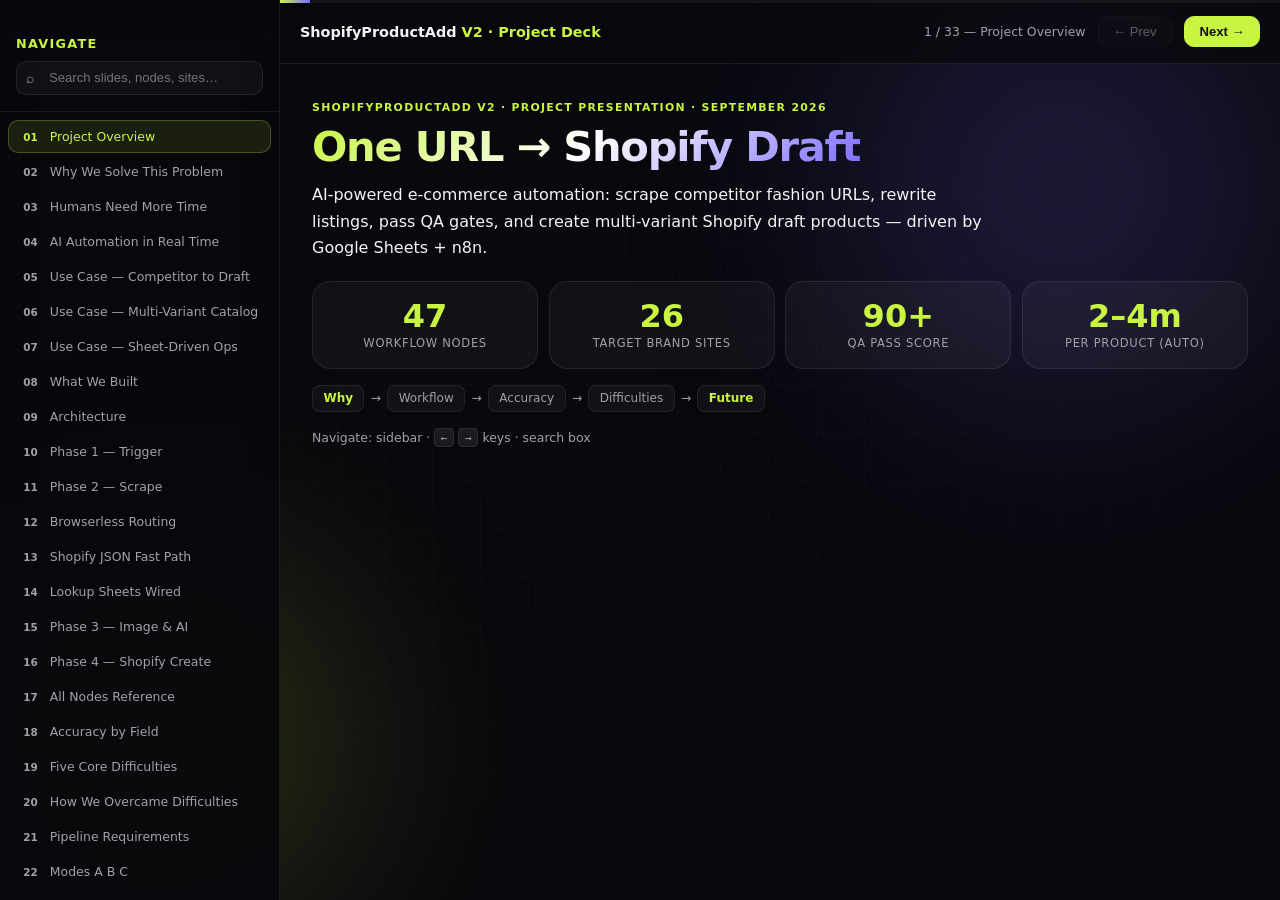
<file: presentation/workflow-ceo-presentation.html>
<!DOCTYPE html>
<html lang="en">
<head>
  <meta charset="UTF-8">
  <meta name="viewport" content="width=device-width, initial-scale=1.0">
  <title>ShopifyProductAdd V2 — Project Presentation</title>
  <style>
    :root {
      --bg: #08080d;
      --card: rgba(255,255,255,0.04);
      --card-hover: rgba(255,255,255,0.08);
      --text: #f4f4f5;
      --muted: #a1a1aa;
      --accent: #c8f542;
      --accent2: #7c6cff;
      --accent3: #ff6b9d;
      --warn: #fbbf24;
      --ok: #34d399;
      --err: #f87171;
      --border: rgba(255,255,255,0.08);
      --radius: 18px;
      --font: system-ui, -apple-system, "Segoe UI", Roboto, sans-serif;
      --nav-h: 64px;
      --sidebar-w: 280px;
      --ease: cubic-bezier(0.22, 1, 0.36, 1);
      --dur: 0.5s;
    }
    *, *::before, *::after { box-sizing: border-box; margin: 0; padding: 0; }
    html { scroll-behavior: smooth; }
    body {
      font-family: var(--font);
      background: var(--bg);
      color: var(--text);
      overflow: hidden;
      height: 100vh;
      -webkit-font-smoothing: antialiased;
    }
    .bg-glow { position: fixed; inset: 0; pointer-events: none; z-index: 0; }
    .bg-glow::before, .bg-glow::after {
      content: ""; position: absolute; border-radius: 50%;
      filter: blur(110px); opacity: 0.28;
      animation: float 22s ease-in-out infinite;
    }
    .bg-glow::before {
      width: 50vw; height: 50vw; top: -15%; right: -8%;
      background: radial-gradient(circle, var(--accent2), transparent 70%);
    }
    .bg-glow::after {
      width: 42vw; height: 42vw; bottom: -12%; left: -8%;
      background: radial-gradient(circle, var(--accent), transparent 70%);
      animation-delay: -10s;
    }
    @keyframes float {
      0%, 100% { transform: translate(0,0) scale(1); }
      50% { transform: translate(2%, -3%) scale(1.04); }
    }
    .grid-bg {
      position: fixed; inset: 0; pointer-events: none; z-index: 0;
      background-image:
        linear-gradient(rgba(255,255,255,0.02) 1px, transparent 1px),
        linear-gradient(90deg, rgba(255,255,255,0.02) 1px, transparent 1px);
      background-size: 48px 48px;
      mask-image: radial-gradient(ellipse at center, black 20%, transparent 75%);
    }

    /* Layout */
    .app { display: flex; height: 100vh; position: relative; z-index: 1; }
    .sidebar {
      width: var(--sidebar-w);
      flex-shrink: 0;
      background: rgba(8,8,13,0.92);
      border-right: 1px solid var(--border);
      display: flex;
      flex-direction: column;
      backdrop-filter: blur(20px);
    }
    .sidebar-head { padding: 1rem; border-bottom: 1px solid var(--border); }
    .sidebar-head h2 { font-size: 0.8rem; color: var(--accent); text-transform: uppercase; letter-spacing: 0.1em; margin-bottom: 0.6rem; }
    .search-box {
      width: 100%;
      padding: 0.55rem 0.75rem 0.55rem 2rem;
      border-radius: 10px;
      border: 1px solid var(--border);
      background: var(--card);
      color: var(--text);
      font-size: 0.82rem;
      outline: none;
      transition: border-color 0.2s;
    }
    .search-box:focus { border-color: rgba(200,245,66,0.4); }
    .search-wrap { position: relative; }
    .search-wrap::before {
      content: "⌕"; position: absolute; left: 0.65rem; top: 50%;
      transform: translateY(-50%); color: var(--muted); font-size: 0.9rem;
    }
    .nav-list {
      flex: 1; overflow-y: auto; padding: 0.5rem;
      scrollbar-width: thin;
    }
    .nav-item {
      display: flex; align-items: center; gap: 0.5rem;
      padding: 0.5rem 0.65rem;
      border-radius: 10px;
      font-size: 0.78rem;
      color: var(--muted);
      cursor: pointer;
      transition: 0.2s var(--ease);
      border: 1px solid transparent;
      margin-bottom: 2px;
    }
    .nav-item:hover { background: var(--card); color: var(--text); }
    .nav-item.active {
      background: rgba(200,245,66,0.1);
      border-color: rgba(200,245,66,0.25);
      color: var(--accent);
    }
    .nav-item.hidden { display: none; }
    .nav-num {
      font-size: 0.65rem; font-weight: 700;
      width: 1.4rem; text-align: center;
      color: var(--muted);
    }
    .nav-item.active .nav-num { color: var(--accent); }

    .main { flex: 1; display: flex; flex-direction: column; min-width: 0; }
    .topbar {
      height: var(--nav-h);
      display: flex; align-items: center; justify-content: space-between;
      padding: 0 1.25rem;
      border-bottom: 1px solid var(--border);
      background: rgba(8,8,13,0.75);
      backdrop-filter: blur(16px);
      flex-shrink: 0;
    }
    .progress-track { position: absolute; top: 0; left: var(--sidebar-w); right: 0; height: 3px; background: rgba(255,255,255,0.05); z-index: 10; }
    .progress-fill {
      height: 100%; width: 0%;
      background: linear-gradient(90deg, var(--accent), var(--accent2));
      transition: width var(--dur) var(--ease);
    }
    .brand { font-weight: 700; font-size: 0.9rem; }
    .brand span { color: var(--accent); }
    .topbar-right { display: flex; align-items: center; gap: 0.75rem; }
    .page-label { font-size: 0.78rem; color: var(--muted); }
    .btn {
      background: var(--card); border: 1px solid var(--border);
      color: var(--text); padding: 0.45rem 0.9rem; border-radius: 10px;
      cursor: pointer; font-size: 0.82rem; transition: 0.2s;
    }
    .btn:hover { background: var(--card-hover); }
    .btn.primary { background: var(--accent); color: #111; border-color: var(--accent); font-weight: 600; }
    .btn:disabled { opacity: 0.35; cursor: not-allowed; }
    .toggle-sidebar {
      display: none; background: none; border: none; color: var(--text);
      font-size: 1.2rem; cursor: pointer; padding: 0.25rem;
    }

    .slides-wrap { flex: 1; position: relative; overflow: hidden; }
    .slide {
      position: absolute; inset: 0;
      padding: clamp(1rem, 2.5vw, 2.5rem);
      overflow-y: auto;
      opacity: 0; visibility: hidden;
      transform: translateY(24px) scale(0.98);
      transition: opacity var(--dur) var(--ease), transform var(--dur) var(--ease), visibility var(--dur);
    }
    .slide.active {
      opacity: 1; visibility: visible;
      transform: translateY(0) scale(1);
    }
    .slide-inner { max-width: 960px; margin: 0 auto; }

    .tag {
      display: inline-block; font-size: 0.68rem; font-weight: 700;
      letter-spacing: 0.12em; text-transform: uppercase;
      color: var(--accent); margin-bottom: 0.6rem;
    }
    h1 {
      font-size: clamp(1.6rem, 3.5vw, 2.6rem);
      font-weight: 800; line-height: 1.12; letter-spacing: -0.03em;
      margin-bottom: 0.75rem;
    }
    h2 { font-size: 1.15rem; font-weight: 700; margin: 1.25rem 0 0.6rem; }
    h3 { font-size: 0.95rem; font-weight: 600; margin-bottom: 0.4rem; }
    p, li { font-size: 0.88rem; line-height: 1.65; color: var(--muted); }
    ul, ol { padding-left: 1.2rem; margin: 0.4rem 0; }
    li { margin-bottom: 0.25rem; }
    .lead { font-size: 1rem; color: var(--text); max-width: 680px; margin-bottom: 1.25rem; }
    .gradient {
      background: linear-gradient(135deg, var(--accent), #fff 50%, var(--accent2));
      -webkit-background-clip: text; -webkit-text-fill-color: transparent;
      background-clip: text;
    }

    .grid-2 { display: grid; grid-template-columns: repeat(auto-fit, minmax(260px, 1fr)); gap: 0.85rem; margin: 0.85rem 0; }
    .grid-3 { display: grid; grid-template-columns: repeat(auto-fit, minmax(200px, 1fr)); gap: 0.75rem; margin: 0.85rem 0; }
    .grid-4 { display: grid; grid-template-columns: repeat(auto-fit, minmax(160px, 1fr)); gap: 0.65rem; margin: 0.85rem 0; }

    .card {
      background: var(--card); border: 1px solid var(--border);
      border-radius: var(--radius); padding: 1rem 1.1rem;
      transition: transform 0.25s var(--ease), border-color 0.25s;
    }
    .card:hover { transform: translateY(-3px); border-color: rgba(200,245,66,0.2); }
    .card h3 { color: var(--text); }

    .stat {
      text-align: center; padding: 1.1rem 0.75rem;
    }
    .stat .num {
      font-size: 2rem; font-weight: 800; color: var(--accent);
      line-height: 1; margin-bottom: 0.25rem;
    }
    .stat .lbl { font-size: 0.72rem; color: var(--muted); text-transform: uppercase; letter-spacing: 0.06em; }

    .note {
      border-radius: var(--radius); padding: 0.9rem 1.1rem;
      margin: 0.85rem 0; font-size: 0.84rem; line-height: 1.55;
      border-left: 4px solid;
    }
    .note-warn { background: rgba(251,191,36,0.08); border-color: var(--warn); color: #fde68a; }
    .note-ok { background: rgba(52,211,153,0.08); border-color: var(--ok); color: #a7f3d0; }
    .note-future { background: rgba(124,108,255,0.1); border-color: var(--accent2); color: #c4b5fd; }
    .note strong { color: var(--text); }

    table {
      width: 100%; border-collapse: collapse; font-size: 0.8rem;
      margin: 0.75rem 0;
    }
    th, td {
      padding: 0.55rem 0.65rem; text-align: left;
      border-bottom: 1px solid var(--border);
    }
    th { color: var(--text); font-weight: 600; background: rgba(255,255,255,0.03); }
    tr:hover td { background: rgba(255,255,255,0.02); }

    .badge {
      display: inline-block; padding: 0.15rem 0.45rem;
      border-radius: 6px; font-size: 0.68rem; font-weight: 700;
      text-transform: uppercase; letter-spacing: 0.04em;
    }
    .badge-ok { background: rgba(52,211,153,0.2); color: var(--ok); }
    .badge-warn { background: rgba(251,191,36,0.2); color: var(--warn); }
    .badge-err { background: rgba(248,113,113,0.2); color: var(--err); }
    .badge-live { background: rgba(200,245,66,0.15); color: var(--accent); }
    .badge-plan { background: rgba(124,108,255,0.15); color: var(--accent2); }

    /* n8n-style node cards */
    .node-flow { display: flex; flex-direction: column; gap: 0.45rem; margin: 0.75rem 0; }
    .node-row {
      display: flex; align-items: stretch; gap: 0.65rem;
      animation: fadeIn 0.5s var(--ease) both;
    }
    .node-row:nth-child(1) { animation-delay: 0.05s; }
    .node-row:nth-child(2) { animation-delay: 0.1s; }
    .node-row:nth-child(3) { animation-delay: 0.15s; }
    .node-row:nth-child(4) { animation-delay: 0.2s; }
    .node-row:nth-child(5) { animation-delay: 0.25s; }
    .node-row:nth-child(6) { animation-delay: 0.3s; }
    @keyframes fadeIn {
      from { opacity: 0; transform: translateX(-12px); }
      to { opacity: 1; transform: translateX(0); }
    }
    .node-icon {
      width: 42px; min-width: 42px; height: 42px;
      border-radius: 10px; display: flex; align-items: center; justify-content: center;
      font-size: 1.1rem; border: 2px solid; flex-shrink: 0;
    }
    .ni-sheet { background: #1a472a; border-color: #34d399; }
    .ni-code { background: #3d2f14; border-color: #fbbf24; }
    .ni-http { background: #1e2a4a; border-color: #60a5fa; }
    .ni-ai { background: #3b1f4a; border-color: #c084fc; }
    .ni-if { background: #3d2a14; border-color: #fb923c; }
    .ni-shopify { background: #1a3d2e; border-color: #86efac; }
    .ni-img { background: #4a1a2e; border-color: #f472b6; }
    .node-body {
      flex: 1; background: var(--card); border: 1px solid var(--border);
      border-radius: 12px; padding: 0.55rem 0.85rem;
      display: flex; align-items: center; justify-content: space-between; gap: 0.5rem;
    }
    .node-name { font-size: 0.82rem; font-weight: 600; color: var(--text); }
    .node-desc { font-size: 0.72rem; color: var(--muted); margin-top: 0.1rem; }
    .node-check { color: var(--ok); font-size: 1rem; flex-shrink: 0; }

    .flow-arrow {
      text-align: center; color: var(--muted); font-size: 0.75rem;
      padding: 0.1rem 0 0.1rem 1.5rem;
    }

    .acc-bar {
      height: 8px; border-radius: 4px; background: rgba(255,255,255,0.08);
      overflow: hidden; margin-top: 0.35rem;
    }
    .acc-fill { height: 100%; border-radius: 4px; transition: width 0.8s var(--ease); }
    .acc-high { background: linear-gradient(90deg, var(--ok), #6ee7b7); }
    .acc-mid { background: linear-gradient(90deg, var(--warn), #fcd34d); }
    .acc-low { background: linear-gradient(90deg, var(--err), #fca5a5); }

    .hard-easy { background: rgba(52,211,153,0.2); color: var(--ok); }
    .hard-mid { background: rgba(251,191,36,0.2); color: var(--warn); }
    .hard-high { background: rgba(248,113,113,0.2); color: var(--err); }
    table.dense { font-size: 0.72rem; }
    table.dense th, table.dense td { padding: 0.4rem 0.45rem; }
    .mode-a { border-left: 4px solid var(--ok); }
    .mode-b { border-left: 4px solid var(--warn); }
    .mode-c { border-left: 4px solid var(--accent2); }

    .pipeline {
      display: flex; flex-wrap: wrap; gap: 0.4rem; align-items: center;
      margin: 1rem 0; font-size: 0.75rem;
    }
    .pipe-step {
      background: var(--card); border: 1px solid var(--border);
      padding: 0.35rem 0.65rem; border-radius: 8px; color: var(--muted);
    }
    .pipe-step strong { color: var(--accent); }
    .pipe-arrow { color: var(--muted); }

    kbd {
      background: rgba(255,255,255,0.08); border: 1px solid var(--border);
      padding: 0.1rem 0.35rem; border-radius: 4px; font-size: 0.72rem;
    }

    @media (max-width: 900px) {
      .sidebar {
        position: fixed; left: 0; top: 0; bottom: 0; z-index: 200;
        transform: translateX(-100%); transition: transform 0.3s var(--ease);
      }
      .sidebar.open { transform: translateX(0); }
      .toggle-sidebar { display: block; }
      .progress-track { left: 0; }
    }
  </style>
</head>
<body>
  <div class="bg-glow"></div>
  <div class="grid-bg"></div>
  <div class="progress-track"><div class="progress-fill" id="progressFill"></div></div>

  <div class="app">
    <aside class="sidebar" id="sidebar">
      <div class="sidebar-head">
        <h2>Navigate</h2>
        <div class="search-wrap">
          <input type="search" class="search-box" id="searchBox" placeholder="Search slides, nodes, sites…" autocomplete="off">
        </div>
      </div>
      <nav class="nav-list" id="navList"></nav>
    </aside>

    <div class="main">
      <header class="topbar">
        <button class="toggle-sidebar" id="toggleSidebar" aria-label="Menu">☰</button>
        <div class="brand">ShopifyProductAdd <span>V2 · Project Deck</span></div>
        <div class="topbar-right">
          <span class="page-label" id="pageLabel">Slide 1</span>
          <button class="btn" id="prevBtn">← Prev</button>
          <button class="btn primary" id="nextBtn">Next →</button>
        </div>
      </header>

      <div class="slides-wrap" id="slidesWrap">

        <!-- 1 PROJECT OVERVIEW -->
        <section class="slide active" data-title="Project Overview" data-tags="intro overview shopifyproductadd project">
          <div class="slide-inner">
            <div class="tag">ShopifyProductAdd V2 · Project Presentation · September 2026</div>
            <h1><span class="gradient">One URL → Shopify Draft</span></h1>
            <p class="lead">AI-powered e-commerce automation: scrape competitor fashion URLs, rewrite listings, pass QA gates, and create multi-variant Shopify draft products — driven by Google Sheets + n8n.</p>
            <div class="grid-4">
              <div class="card stat"><div class="num">47</div><div class="lbl">Workflow nodes</div></div>
              <div class="card stat"><div class="num">26</div><div class="lbl">Target brand sites</div></div>
              <div class="card stat"><div class="num">90+</div><div class="lbl">QA pass score</div></div>
              <div class="card stat"><div class="num">2–4m</div><div class="lbl">Per product (auto)</div></div>
            </div>
            <div class="pipeline" style="margin-top:1rem">
              <span class="pipe-step"><strong>Why</strong></span>
              <span class="pipe-arrow">→</span>
              <span class="pipe-step">Workflow</span>
              <span class="pipe-arrow">→</span>
              <span class="pipe-step">Accuracy</span>
              <span class="pipe-arrow">→</span>
              <span class="pipe-step">Difficulties</span>
              <span class="pipe-arrow">→</span>
              <span class="pipe-step"><strong>Future</strong></span>
            </div>
            <p style="margin-top:0.75rem;font-size:0.78rem;color:var(--muted)">Navigate: sidebar · <kbd>←</kbd> <kbd>→</kbd> keys · search box</p>
          </div>
        </section>

        <!-- 2 WHY WE SOLVE THIS -->
        <section class="slide" data-title="Why We Solve This Problem" data-tags="why problem manual listing competitor fashion ecommerce">
          <div class="slide-inner">
            <div class="tag">The problem</div>
            <h1>Why we built ShopifyProductAdd</h1>
            <p class="lead">UK fashion e-commerce teams need to launch products fast — but every competitor listing is a manual copy-paste job across scrape, copy, images, variants, and Shopify admin.</p>
            <div class="grid-2">
              <div class="card">
                <h3>❌ Without automation</h3>
                <ul>
                  <li>Open competitor product page → copy title, description, specs by hand</li>
                  <li>Download image → edit in Photoshop → upload to Shopify</li>
                  <li>Manually create 6 sizes × 3 colors = 18 variant rows in admin</li>
                  <li>Rewrite copy so it's not a copyright copy of the source</li>
                  <li>Assign vendor, category, collection — repeat for every SKU</li>
                </ul>
              </div>
              <div class="card">
                <h3>✅ With ShopifyProductAdd</h3>
                <ul>
                  <li>Paste <strong>one Product URL</strong> in Google Sheets</li>
                  <li>Workflow scrapes, rewrites, QA-checks, and builds variants automatically</li>
                  <li>Shopify <strong>draft product</strong> ready in 2–4 minutes</li>
                  <li>Ops team controls presets via sheet — no code deploy per brand</li>
                  <li>Scale from 5 products/day to ~20/hour per operator</li>
                </ul>
              </div>
            </div>
            <div class="note note-ok">
              <strong>Core insight:</strong> The bottleneck isn't Shopify — it's the <em>human hours</em> between finding a competitor product and having a publish-ready draft.
            </div>
          </div>
        </section>

        <!-- 3 MANUAL TIME COST -->
        <section class="slide" data-title="Humans Need More Time" data-tags="manual time hours human slow competitor listing">
          <div class="slide-inner">
            <div class="tag">Why automation matters</div>
            <h1>Manual work takes hours — automation takes minutes</h1>
            <table>
              <tr><th>Task</th><th>Human (manual)</th><th>ShopifyProductAdd (auto)</th></tr>
              <tr><td>Scrape product data from competitor URL</td><td>15–30 min</td><td>10–30 sec</td></tr>
              <tr><td>Write original UK listing copy</td><td>20–45 min</td><td>30–60 sec (AI + QA gate)</td></tr>
              <tr><td>Clean product image (remove logo/bg)</td><td>10–20 min</td><td>15–30 sec (Photoroom)</td></tr>
              <tr><td>Create multi-variant grid in Shopify</td><td>15–30 min</td><td>5–15 sec (VariantLibrary)</td></tr>
              <tr><td>Copyright check + category assignment</td><td>10–15 min</td><td>Built into pipeline</td></tr>
              <tr><td><strong>Total per product</strong></td><td><strong>~1–2 hours</strong></td><td><strong>2–4 minutes</strong></td></tr>
            </table>
            <div class="grid-3" style="margin-top:0.75rem">
              <div class="card stat"><div class="num">30×</div><div class="lbl">Faster than manual</div></div>
              <div class="card stat"><div class="num">~20/hr</div><div class="lbl">Automated throughput</div></div>
              <div class="card stat"><div class="num">1 URL</div><div class="lbl">Operator input needed</div></div>
            </div>
            <div class="note note-warn">
              <strong>Real-time need:</strong> Merchandisers want to react to trends same-day. A human doing 5–8 products/day can't keep up with a 26-brand competitor watch list.
            </div>
          </div>
        </section>

        <!-- 4 AI AUTOMATION -->
        <section class="slide" data-title="AI Automation in Real Time" data-tags="ai automation n8n real time shopifyproductadd pipeline">
          <div class="slide-inner">
            <div class="tag">Our solution</div>
            <h1>ShopifyProductAdd — AI automation pipeline</h1>
            <p class="lead">A production n8n workflow that runs end-to-end in real time when you edit a Google Sheet row. No batch jobs, no overnight waits — trigger fires → product builds.</p>
            <div class="pipeline">
              <span class="pipe-step"><strong>Sheet URL</strong></span>
              <span class="pipe-arrow">→</span>
              <span class="pipe-step">Smart Scrape</span>
              <span class="pipe-arrow">→</span>
              <span class="pipe-step">AI Listing</span>
              <span class="pipe-arrow">→</span>
              <span class="pipe-step">QA ≥ 90</span>
              <span class="pipe-arrow">→</span>
              <span class="pipe-step">Photoroom</span>
              <span class="pipe-arrow">→</span>
              <span class="pipe-step"><strong>Shopify Draft</strong></span>
            </div>
            <div class="grid-2" style="margin-top:0.75rem">
              <div class="card">
                <h3>What AI does</h3>
                <ul>
                  <li>Rewrites 100% original product copy (not competitor text)</li>
                  <li>Fills scrape gaps only — code extracts first (cheaper, faster)</li>
                  <li>Vision analysis verifies color/material from image</li>
                  <li>QA scores listing quality — must pass ≥ 90</li>
                </ul>
              </div>
              <div class="card">
                <h3>What humans still do</h3>
                <ul>
                  <li>Paste competitor Product URL</li>
                  <li>Set sell price in Shopify admin after draft</li>
                  <li>Review QA FAIL rows and approve edge cases</li>
                  <li>Edit LookupTables / VariantLibrary presets (one-time setup)</li>
                </ul>
              </div>
            </div>
          </div>
        </section>

        <!-- 5 USE CASE 1 -->
        <section class="slide" data-title="Use Case — Competitor to Draft" data-tags="use case competitor url shopify draft fast">
          <div class="slide-inner">
            <div class="tag">Use case 1</div>
            <h1>Competitor URL → Shopify draft in under 3 minutes</h1>
            <p class="lead">Merchandiser spots a trending Everlane linen shirt. Paste the URL → get a draft with title, description, image, 6 sizes × 3 colors, vendor, and collection assigned.</p>
            <ol>
              <li>Copy <code>everlane.com/products/...</code> into Master_Sheetv1</li>
              <li>Sheet formulas auto-fill vendor, category, variant preset from LookupTables</li>
              <li>n8n scrapes via Shopify <code>.json</code> API (fast path)</li>
              <li>AI writes UK listing → QA PASS → Photoroom cleans image</li>
              <li>Shopify draft created — operator sets price and publishes</li>
            </ol>
            <div class="note note-ok">
              <strong>Best demo site:</strong> Everlane (Mode A · ★☆☆ Easy) — reliable scrape, full variants, ~2 min end-to-end.
            </div>
          </div>
        </section>

        <!-- 6 USE CASE 2 -->
        <section class="slide" data-title="Use Case — Multi-Variant Catalog" data-tags="use case variants sizes colors uk fashion jeans shoes">
          <div class="slide-inner">
            <div class="tag">Use case 2</div>
            <h1>UK fashion multi-variant catalog at scale</h1>
            <p class="lead">Launch a 50-SKU seasonal drop without manually building variant matrices in Shopify admin for every product.</p>
            <div class="grid-2">
              <div class="card">
                <h3>VariantLibrary presets</h3>
                <ul>
                  <li><code>uk-shirts</code> — Size XS–XXL × 10 sell colors</li>
                  <li><code>uk-jeans</code> — Waist × Length × Color (Levi's-style)</li>
                  <li><code>uk-shoes</code> — UK Size 6–12 × 10 colors (Tecovas boots)</li>
                  <li><code>custom</code> — any Shopify option names you type</li>
                </ul>
              </div>
              <div class="card">
                <h3>Example output</h3>
                <ul>
                  <li>1 URL → 6 sizes × 3 colors = <strong>18 SKUs</strong> auto-created</li>
                  <li>Inventory split across variants (default 10 total)</li>
                  <li>Scraped sizes override preset when competitor data exists</li>
                  <li>Collection auto-assigned from category keyword match</li>
                </ul>
              </div>
            </div>
            <div class="note note-future">
              <strong>Coming:</strong> Per-color images on storefront (ColorImageLibrary) — today all variants share one hero image.
            </div>
          </div>
        </section>

        <!-- 7 USE CASE 3 -->
        <section class="slide" data-title="Use Case — Sheet-Driven Ops" data-tags="use case sheet lookup non developer ops team mango zara">
          <div class="slide-inner">
            <div class="tag">Use case 3</div>
            <h1>Sheet-driven ops — no developer per brand</h1>
            <p class="lead">Adding a new competitor brand doesn't require a code deploy. Ops edits LookupTables and VariantLibrary — workflow picks up changes on next run.</p>
            <table class="dense">
              <tr><th>Sheet tab</th><th>Who edits</th><th>What it controls</th></tr>
              <tr><td><strong>Master_Sheetv1</strong></td><td>Daily operator</td><td>Product URL · Force browser · results</td></tr>
              <tr><td><strong>LookupTables</strong></td><td>Ops / merchandising</td><td>Vendor · category · collection formulas</td></tr>
              <tr><td><strong>VariantLibrary</strong></td><td>Ops</td><td>Size/color presets per product type</td></tr>
              <tr><td><strong>PromptLibrary</strong></td><td>Marketing</td><td>AI copy tone by Prompt ID</td></tr>
            </table>
            <div class="grid-2" style="margin-top:0.75rem">
              <div class="card">
                <h3>Hard site example</h3>
                <p>Mango / Zara / Macy's → set <code>Force browser = YES</code> → Browserless fetches real page HTML → same pipeline continues.</p>
              </div>
              <div class="card">
                <h3>26-brand watch list</h3>
                <p>Mode A (Shopify) · Mode B (Browserless) · Mode C (custom parser) — routing is automatic from domain lists in code.</p>
              </div>
            </div>
          </div>
        </section>

        <!-- 8 WHAT WE BUILT -->
        <section class="slide" data-title="What We Built" data-tags="built deliverables sheet variantlibrary">
          <div class="slide-inner">
            <div class="tag">Delivered</div>
            <h1>What we built (shipped)</h1>
            <div class="grid-2">
              <div class="card">
                <h3>📊 Google Sheets control plane</h3>
                <ul>
                  <li><strong>Master_Sheetv1</strong> — paste URL + optional Variant preset ID + Prompt ID</li>
                  <li><strong>LookupTables</strong> — vendor, category, collection (formula-driven)</li>
                  <li><strong>VariantLibrary</strong> — UK/US size grids, sell colors, any Shopify option combo</li>
                  <li><strong>PromptLibrary</strong> — AI copy prompts by Prompt ID</li>
                </ul>
              </div>
              <div class="card">
                <h3>⚙️ n8n workflow (V2)</h3>
                <ul>
                  <li>Smart scrape router: HTTP · Shopify .json · Browserless</li>
                  <li>6-tier code extractors + AI gap-fill only</li>
                  <li>Photoroom → ImgBB → Shopify CDN image upload</li>
                  <li>Multi-variant builder (sizes × colors from VariantLibrary)</li>
                  <li>QA score ≥ 90 + text overlap copyright check</li>
                  <li>Collection assign + sheet status write-back</li>
                </ul>
              </div>
            </div>
            <div class="pipeline">
              <span class="pipe-step"><strong>URL</strong></span>
              <span class="pipe-arrow">→</span>
              <span class="pipe-step">Scrape</span>
              <span class="pipe-arrow">→</span>
              <span class="pipe-step">AI Listing</span>
              <span class="pipe-arrow">→</span>
              <span class="pipe-step">QA 90+</span>
              <span class="pipe-arrow">→</span>
              <span class="pipe-step">Image</span>
              <span class="pipe-arrow">→</span>
              <span class="pipe-step"><strong>Shopify Draft</strong></span>
            </div>
          </div>
        </section>

        <!-- 3 ARCHITECTURE -->
        <section class="slide" data-title="Architecture" data-tags="architecture flow diagram">
          <div class="slide-inner">
            <div class="tag">System design</div>
            <h1>End-to-end architecture</h1>
            <div class="card" style="font-family:monospace;font-size:0.72rem;line-height:1.8;color:var(--muted)">
              Google Sheets Trigger<br>
              &nbsp;&nbsp;├─ <span style="color:var(--accent)">PASS row?</span> → skip (no duplicate)<br>
              &nbsp;&nbsp;├─ <span style="color:var(--warn)">needs scrape?</span> → Route → HTTP | .json | Browserless<br>
              &nbsp;&nbsp;│&nbsp;&nbsp;&nbsp;&nbsp;→ Prepare page → AI scrape → Apply → Update sheet → Re-read formulas<br>
              &nbsp;&nbsp;└─ Active product row (merge scrape + sheet formulas)<br>
              &nbsp;&nbsp;&nbsp;&nbsp;&nbsp;&nbsp;→ Has image? → Photoroom → ImgBB → Analyze image<br>
              &nbsp;&nbsp;&nbsp;&nbsp;&nbsp;&nbsp;→ AI write listing → Check overlap → AI QA score<br>
              &nbsp;&nbsp;&nbsp;&nbsp;&nbsp;&nbsp;→ QA ≥ 90? → Build Shopify product (variants)<br>
              &nbsp;&nbsp;&nbsp;&nbsp;&nbsp;&nbsp;→ Create draft → Upload image → Set stock → Collection → Sheet URLs
            </div>
            <div class="note note-future">
              <strong>Design principle:</strong> Code extracts first (free, fast). AI fills gaps only. Browserless only for bot-protected domains (~20% of URLs).
            </div>
          </div>
        </section>

        <!-- 4 TRIGGER -->
        <section class="slide" data-title="Phase 1 — Trigger" data-tags="trigger validate sheet google sheets">
          <div class="slide-inner">
            <div class="tag">Phase 1 · Sheet trigger</div>
            <h1>Trigger & validation nodes</h1>
            <div class="node-flow">
              <div class="node-row">
                <div class="node-icon ni-sheet">📗</div>
                <div class="node-body"><div><div class="node-name">Google Sheets Trigger</div><div class="node-desc">Fires on row edit — Product URL is the start signal</div></div><span class="node-check">✓</span></div>
              </div>
              <div class="node-row">
                <div class="node-icon ni-code">{ }</div>
                <div class="node-body"><div><div class="node-name">Validate sheet row</div><div class="node-desc">Skip if QA PASS + score ≥ 90 (no duplicate Shopify product). Generate SKU if missing.</div></div><span class="node-check">✓</span></div>
              </div>
              <div class="node-row">
                <div class="node-icon ni-if">◇</div>
                <div class="node-body"><div><div class="node-name">Row ready to process</div><div class="node-desc">Routes to scrape branch or main pipeline</div></div><span class="node-check">✓</span></div>
              </div>
              <div class="node-row">
                <div class="node-icon ni-if">◇</div>
                <div class="node-body"><div><div class="node-name">Needs scrape</div><div class="node-desc">Empty Title or Scrape Status blank → run scrape path first</div></div><span class="node-check">✓</span></div>
              </div>
              <div class="node-row">
                <div class="node-icon ni-sheet">📗</div>
                <div class="node-body"><div><div class="node-name">Stamp sheet SKU</div><div class="node-desc">Writes processing SKU back to sheet for matching</div></div><span class="node-check">✓</span></div>
              </div>
            </div>
            <p><strong>You type:</strong> Product URL (col A) · Force browser YES (col B) · Variant preset ID · Prompt ID</p>
          </div>
        </section>

        <!-- 5 SCRAPE -->
        <section class="slide" data-title="Phase 2 — Scrape" data-tags="scrape fetch http extractors ai scrape">
          <div class="slide-inner">
            <div class="tag">Phase 2 · Scrape pipeline</div>
            <h1>Scrape & extract nodes</h1>
            <div class="node-flow">
              <div class="node-row">
                <div class="node-icon ni-code">{ }</div>
                <div class="node-body"><div><div class="node-name">Route scrape method</div><div class="node-desc">Picks shopify_json · http · browser from URL domain + Force browser flag</div></div><span class="node-check">✓</span></div>
              </div>
              <div class="node-row">
                <div class="node-icon ni-http">🌐</div>
                <div class="node-body"><div><div class="node-name">Fetch product page</div><div class="node-desc">Plain HTTP — fast, free. Works for Aarong, many HTML sites</div></div><span class="node-check">✓</span></div>
              </div>
              <div class="node-row">
                <div class="node-icon ni-code">{ }</div>
                <div class="node-body"><div><div class="node-name">Prepare page for scrape</div><div class="node-desc">6-tier extractors: JSON-LD · OpenGraph · __NEXT_DATA__ · Shopify embed · heuristics</div></div><span class="node-check">✓</span></div>
              </div>
              <div class="node-row">
                <div class="node-icon ni-ai">🤖</div>
                <div class="node-body"><div><div class="node-name">AI scrape product</div><div class="node-desc">Fills gaps only — trusts code-parsed structured_extract first</div></div><span class="node-check">✓</span></div>
              </div>
              <div class="node-row">
                <div class="node-icon ni-code">{ }</div>
                <div class="node-body"><div><div class="node-name">Apply scraped data</div><div class="node-desc">Merges title, image, sizes, variants, competitor price into row</div></div><span class="node-check">✓</span></div>
              </div>
              <div class="node-row">
                <div class="node-icon ni-sheet">📗</div>
                <div class="node-body"><div><div class="node-name">Update sheet scraped → Re-read sheet after scrape</div><div class="node-desc">Writes scrape fields; re-reads LookupTables + VariantLibrary formulas</div></div><span class="node-check">✓</span></div>
              </div>
            </div>
          </div>
        </section>

        <!-- 6 BROWSERLESS -->
        <section class="slide" data-title="Browserless Routing" data-tags="browserless mango macys zara built phase4">
          <div class="slide-inner">
            <div class="tag">Already built · Phase 4 patch (not “Phase 5a sprint”)</div>
            <h1>Browserless path (bot-protected sites)</h1>
            <div class="node-flow">
              <div class="node-row">
                <div class="node-icon ni-if">◇</div>
                <div class="node-body"><div><div class="node-name">Use browser?</div><div class="node-desc">IF route = browser OR Force browser = YES</div></div><span class="node-check">✓</span></div>
              </div>
              <div class="node-row">
                <div class="node-icon ni-http">🌐</div>
                <div class="node-body"><div><div class="node-name">Browserless fetch page</div><div class="node-desc">POST production-lon.browserless.io/content · Query Auth token</div></div><span class="node-check">✓</span></div>
              </div>
              <div class="node-row">
                <div class="node-icon ni-code">{ }</div>
                <div class="node-body"><div><div class="node-name">Wrap browser HTML → Normalize HTTP page</div><div class="node-desc">Same Prepare page path regardless of fetch method</div></div><span class="node-check">✓</span></div>
              </div>
            </div>
            <h2>Auto-routed domains <span class="badge badge-live">In code today</span></h2>
            <p>Macy's · Mango · Express · Zara · Gap · H&M · ASOS · Nordstrom · Uniqlo · Old Navy · <strong>Lululemon · Calvin Klein · Tommy · Abercrombie · Ralph Lauren</strong></p>
            <p style="font-size:0.78rem;margin-top:0.4rem">Source: <code>scripts/n8n-scrape-extractors.js</code> → <code>BROWSER_DOMAINS</code> · Phase 5a merged (PR #84)</p>
            <div class="note note-warn">
              <strong>Limitation:</strong> Browserless needs API credential (token). Without it → NEEDS_BROWSER status. ~10–30s per page · ~1 credit/session. Recommend <strong>production-lon.browserless.io</strong> for UK.
            </div>
          </div>
        </section>

        <!-- 7 SHOPIFY JSON -->
        <section class="slide" data-title="Shopify JSON Fast Path" data-tags="shopify json everlane skims doen built scrape">
          <div class="slide-inner">
            <div class="tag">Built · Shopify fast path · Phase 5b merged (PR #84)</div>
            <h1>Shopify stores — fastest scrape</h1>
            <p class="lead">For <code>/products/...</code> URLs on known Shopify stores, workflow tries <code>product.json</code> API first — ~1 second, no browser, highest accuracy.</p>
            <div class="card">
              <h3><span class="badge badge-live">In code today</span> SHOPIFY_JSON_DOMAINS</h3>
              <p>Everlane · MATE · Gymshark · Allbirds · Colourpop · Brooklinen · <strong>Skims · Dôen · Tecovas · Fashion Nova · Origin · LA Apparel · Black Halo · Universal Standard</strong></p>
              <p style="font-size:0.75rem;margin-top:0.4rem">Source: <code>n8n-scrape-extractors.js</code> · <code>pickFetchStrategy()</code></p>
            </div>
            <table>
              <tr><th>Method</th><th>Speed</th><th>Cost</th><th>Typical accuracy</th></tr>
              <tr><td>Shopify .json</td><td>~1s</td><td>Free</td><td><span class="badge badge-ok">95–98%</span></td></tr>
              <tr><td>HTTP HTML</td><td>~2–5s</td><td>Free</td><td><span class="badge badge-warn">70–90%</span></td></tr>
              <tr><td>Browserless</td><td>~10–30s</td><td>~1 credit</td><td><span class="badge badge-warn">75–88%</span></td></tr>
            </table>
          </div>
        </section>

        <!-- 8 LOOKUP -->
        <section class="slide" data-title="Lookup Sheets Wired" data-tags="lookup variantlibrary promptlibrary formulas pr74 pr82">
          <div class="slide-inner">
            <div class="tag">Already built · PRs #74–#82 (sheet + workflow alignment)</div>
            <h1>Sheet-driven intelligence <span class="badge badge-ok">Live</span></h1>
            <p style="font-size:0.84rem;margin-bottom:0.75rem">This is real shipped work — but we never ran a formal sprint called “Phase 5c”. It landed as LookupTables + PromptLibrary + VariantLibrary + <code>overlaySheetFormulas()</code> in the n8n flow.</p>
            <table>
              <tr><th>Tab</th><th>Drives</th><th>Who edits</th><th>Status</th></tr>
              <tr><td>LookupTables</td><td>Vendor · Product category · Variant profile · Collection</td><td>Ops team</td><td><span class="badge badge-live">Live</span></td></tr>
              <tr><td>VariantLibrary</td><td>Option 1/2/3 names + values · UK/US presets · sell colors</td><td>Ops team</td><td><span class="badge badge-live">Live</span></td></tr>
              <tr><td>PromptLibrary</td><td>AI title · description · SEO · tags prompts</td><td>Marketing</td><td><span class="badge badge-live">Live</span></td></tr>
              <tr><td>Master_Sheetv1</td><td>Product URL · results · QA · Shopify URLs</td><td>Daily operator</td><td><span class="badge badge-live">Live</span></td></tr>
            </table>
            <div class="node-flow" style="margin-top:1rem">
              <div class="node-row">
                <div class="node-icon ni-sheet">📗</div>
                <div class="node-body"><div><div class="node-name">Re-read sheet row + Merge refreshed lookup</div><div class="node-desc">Before Shopify create — fresh formulas for vendor, category, variants, prompts</div></div><span class="node-check">✓</span></div>
              </div>
              <div class="node-row">
                <div class="node-icon ni-code">{ }</div>
                <div class="node-body"><div><div class="node-name">Active product row</div><div class="node-desc">overlaySheetFormulas() — n8n never overwrites formula columns</div></div><span class="node-check">✓</span></div>
              </div>
            </div>
          </div>
        </section>

        <!-- 9 AI IMAGE -->
        <section class="slide" data-title="Phase 3 — Image & AI" data-tags="photoroom imgbb analyze image ai listing">
          <div class="slide-inner">
            <div class="tag">Phase 3 · Image + AI listing</div>
            <h1>Image pipeline & AI copy nodes</h1>
            <div class="node-flow">
              <div class="node-row">
                <div class="node-icon ni-if">◇</div>
                <div class="node-body"><div><div class="node-name">Has product image?</div><div class="node-desc">Blocks if no direct image URL — writes NEEDS_BROWSER / BLOCKED_NO_IMAGE</div></div><span class="node-check">✓</span></div>
              </div>
              <div class="node-row">
                <div class="node-icon ni-img">🖼</div>
                <div class="node-body"><div><div class="node-name">Remove background Photoroom</div><div class="node-desc">Clean product shot on white — competitor logo removed from background</div></div><span class="node-check">✓</span></div>
              </div>
              <div class="node-row">
                <div class="node-icon ni-img">☁</div>
                <div class="node-body"><div><div class="node-name">Upload to ImgBB → Download → Upload to Shopify CDN</div><div class="node-desc">Base64 attachment to Shopify images.json API</div></div><span class="node-check">✓</span></div>
              </div>
              <div class="node-row">
                <div class="node-icon ni-ai">🤖</div>
                <div class="node-body"><div><div class="node-name">Analyze image → AI write listing</div><div class="node-desc">Vision verifies color/material; AI writes 100% original UK copy from PromptLibrary</div></div><span class="node-check">✓</span></div>
              </div>
              <div class="node-row">
                <div class="node-icon ni-code">{ }</div>
                <div class="node-body"><div><div class="node-name">Check text overlap → AI QA score listing</div><div class="node-desc">Algorithmic Jaccard check + AI quality score. Must be ≥ 90 to publish.</div></div><span class="node-check">✓</span></div>
              </div>
            </div>
            <div class="note note-warn">
              <strong>Limitation today:</strong> One hero image per product. All color variants share same image. Multi-image per color = future build (ColorImageLibrary).
            </div>
          </div>
        </section>

        <!-- 10 SHOPIFY CREATE -->
        <section class="slide" data-title="Phase 4 — Shopify Create" data-tags="shopify create variant collection draft">
          <div class="slide-inner">
            <div class="tag">Phase 4 · Shopify publish</div>
            <h1>Shopify create & variant nodes</h1>
            <div class="node-flow">
              <div class="node-row">
                <div class="node-icon ni-if">◇</div>
                <div class="node-body"><div><div class="node-name">QA score check 90</div><div class="node-desc">FAIL → Update sheet QA failed. PASS → continue.</div></div><span class="node-check">✓</span></div>
              </div>
              <div class="node-row">
                <div class="node-icon ni-code">{ }</div>
                <div class="node-body"><div><div class="node-name">Build Shopify product</div><div class="node-desc">Cartesian variant grid from VariantLibrary · scraped sizes win when present</div></div><span class="node-check">✓</span></div>
              </div>
              <div class="node-row">
                <div class="node-icon ni-shopify">🛍</div>
                <div class="node-body"><div><div class="node-name">Create a product API → Prepare variant stock updates</div><div class="node-desc">Draft status · multi-variant · inventory split across variants</div></div><span class="node-check">✓</span></div>
              </div>
              <div class="node-row">
                <div class="node-icon ni-shopify">🛍</div>
                <div class="node-body"><div><div class="node-name">Plan Shopify collection → Add to collection</div><div class="node-desc">Uses collection handle from LookupTables formula</div></div><span class="node-check">✓</span></div>
              </div>
              <div class="node-row">
                <div class="node-icon ni-sheet">📗</div>
                <div class="node-body"><div><div class="node-name">Update sheet Shopify URLs</div><div class="node-desc">Writes product URL, image URL, QA PASS, AI score back to sheet</div></div><span class="node-check">✓</span></div>
              </div>
            </div>
          </div>
        </section>

        <!-- 11 ALL NODES TABLE -->
        <section class="slide" data-title="All Nodes Reference" data-tags="nodes reference list complete">
          <div class="slide-inner">
            <div class="tag">Reference</div>
            <h1>All 47 nodes — status</h1>
            <table>
              <tr><th>Node</th><th>Type</th><th>Status</th></tr>
              <tr><td>Google Sheets Trigger</td><td>Trigger</td><td><span class="badge badge-live">Live</span></td></tr>
              <tr><td>Validate sheet row · Row ready · Needs scrape</td><td>Code / IF</td><td><span class="badge badge-live">Live</span></td></tr>
              <tr><td>Route scrape method · Fetch page · Browserless · Normalize</td><td>Code / HTTP</td><td><span class="badge badge-live">Live</span></td></tr>
              <tr><td>Prepare page · AI scrape · Apply scraped data</td><td>Code / AI</td><td><span class="badge badge-live">Live</span></td></tr>
              <tr><td>Update sheet scraped · Re-read sheet · Active product row</td><td>Sheets / Code</td><td><span class="badge badge-live">Live</span></td></tr>
              <tr><td>Photoroom · ImgBB · Analyze image · AI listing · QA</td><td>HTTP / AI</td><td><span class="badge badge-live">Live</span></td></tr>
              <tr><td>Build Shopify product · Create product · Variant stock</td><td>Code / Shopify</td><td><span class="badge badge-live">Live</span></td></tr>
              <tr><td>Collection assign · Sheet URL write-back</td><td>Shopify / Sheets</td><td><span class="badge badge-live">Live</span></td></tr>
              <tr><td>ColorImageLibrary multi-upload per color</td><td>Code / Shopify</td><td><span class="badge badge-plan">Future</span></td></tr>
              <tr><td>Slack/email FAIL alerts</td><td>Notify</td><td><span class="badge badge-plan">Future</span></td></tr>
              <tr><td>Site-specific parsers (5d+)</td><td>Code</td><td><span class="badge badge-plan">Phase 5d+</span></td></tr>
              <tr><td>Bulk batch scheduler</td><td>Schedule</td><td><span class="badge badge-plan">Future</span></td></tr>
            </table>
          </div>
        </section>

        <!-- 12 ACCURACY -->
        <section class="slide" data-title="Accuracy by Field" data-tags="accuracy results keys data quality metrics">
          <div class="slide-inner">
            <div class="tag">Data quality</div>
            <h1>Accuracy by field key</h1>
            <p class="lead">Measured on successful runs (QA PASS). Varies by site tier. Numbers are operational targets from production testing.</p>
            <table>
              <tr><th>Field key</th><th>Shopify .json</th><th>HTTP/HTML</th><th>Browserless</th><th>After AI+QA</th></tr>
              <tr><td><strong>title</strong></td><td>98%</td><td>92%</td><td>88%</td><td><span class="badge badge-ok">99% original</span></td></tr>
              <tr><td><strong>description_html</strong></td><td>—</td><td>—</td><td>—</td><td><span class="badge badge-ok">95% QA pass</span></td></tr>
              <tr><td><strong>product image URL</strong></td><td>96%</td><td>78%</td><td>85%</td><td><span class="badge badge-ok">Photoroom 99%</span></td></tr>
              <tr><td><strong>competitor_price</strong></td><td>95%</td><td>85%</td><td>80%</td><td>Reference only</td></tr>
              <tr><td><strong>sizes / variants</strong></td><td>92%</td><td>55%</td><td>65%</td><td><span class="badge badge-warn">Library fallback</span></td></tr>
              <tr><td><strong>colors</strong></td><td>88%</td><td>50%</td><td>60%</td><td>VariantLibrary fills gaps</td></tr>
              <tr><td><strong>vendor</strong></td><td colspan="3">LookupTables domain map</td><td><span class="badge badge-ok">90%</span></td></tr>
              <tr><td><strong>category / collection</strong></td><td colspan="3">LookupTables keyword match</td><td><span class="badge badge-ok">85–92%</span></td></tr>
              <tr><td><strong>seo_title / meta</strong></td><td>—</td><td>—</td><td>—</td><td><span class="badge badge-ok">AI generated</span></td></tr>
              <tr><td><strong>copyright safety</strong></td><td>—</td><td>—</td><td>—</td><td><span class="badge badge-ok">Overlap gate</span></td></tr>
            </table>
            <div class="grid-3" style="margin-top:0.75rem">
              <div class="card"><h3>Title</h3><div class="acc-bar"><div class="acc-fill acc-high" style="width:96%"></div></div><p>96% avg extract</p></div>
              <div class="card"><h3>Image</h3><div class="acc-bar"><div class="acc-fill acc-mid" style="width:82%"></div></div><p>82% avg extract</p></div>
              <div class="card"><h3>Variants</h3><div class="acc-bar"><div class="acc-fill acc-mid" style="width:74%"></div></div><p>74% scrape · library fills rest</p></div>
            </div>
          </div>
        </section>

        <!-- DIFFICULTIES — 5 CORE -->
        <section class="slide" data-title="Five Core Difficulties" data-tags="difficulties challenges problems hard bot variants copyright image">
          <div class="slide-inner">
            <div class="tag">Project challenges</div>
            <h1>Five core difficulties we faced</h1>
            <p class="lead">Building a reliable pipeline across 26 competitor fashion sites — each with different tech stacks, bot protection, and data shapes.</p>
            <table class="dense">
              <tr><th>#</th><th>Difficulty</th><th>Why it hurt</th><th>Impact</th></tr>
              <tr><td><strong>1</strong></td><td><strong>Bot protection</strong></td><td>Akamai, Cloudflare, SPA sites return 403 to plain HTTP</td><td>Mango, Zara, Lululemon fail without Browserless</td></tr>
              <tr><td><strong>2</strong></td><td><strong>26 different site platforms</strong></td><td>Shopify .json vs heavy JS vs custom JSON-LD — no one parser fits all</td><td>Mode A/B/C routing + per-brand gaps remain</td></tr>
              <tr><td><strong>3</strong></td><td><strong>Variant matrix complexity</strong></td><td>Waist×length×color, option names vary (Color vs Wash vs Shade)</td><td>40–45% of bot sites miss sizes — need VariantLibrary fallback</td></tr>
              <tr><td><strong>4</strong></td><td><strong>Copyright-safe AI copy</strong></td><td>Can't copy competitor text verbatim into our Shopify store</td><td>Need QA gate + algorithmic overlap check before publish</td></tr>
              <tr><td><strong>5</strong></td><td><strong>Image pipeline fragility</strong></td><td>CDN URLs without extensions, competitor logos, Shopify binary upload limits</td><td>Scrape succeeds but image step blocks ~15–20% of URLs</td></tr>
            </table>
          </div>
        </section>

        <!-- HOW WE OVERCAME -->
        <section class="slide" data-title="How We Overcame Difficulties" data-tags="overcome solution fix routing variantlibrary qa photoroom browserless">
          <div class="slide-inner">
            <div class="tag">Our solutions</div>
            <h1>How we overcame each difficulty</h1>
            <table class="dense">
              <tr><th>Difficulty</th><th>Our solution</th><th>Status</th></tr>
              <tr><td>Bot protection</td><td>Smart <code>pickFetchStrategy()</code> — HTTP first, Browserless only for <code>BROWSER_DOMAINS</code> + Force browser flag</td><td><span class="badge badge-live">Built</span></td></tr>
              <tr><td>26 platforms</td><td>6-tier code extractors (JSON-LD · OG · __NEXT_DATA__ · Shopify .json · heuristics) + AI fills gaps only</td><td><span class="badge badge-live">Built</span></td></tr>
              <tr><td>Variant complexity</td><td>VariantLibrary sheet — UK/US presets, cartesian product, scrape overrides preset</td><td><span class="badge badge-live">Built</span></td></tr>
              <tr><td>Copyright copy</td><td>AI rewrite + Jaccard text overlap gate + QA score must be ≥ 90 before Shopify create</td><td><span class="badge badge-live">Built</span></td></tr>
              <tr><td>Image pipeline</td><td>Scene7/CDN detection · Photoroom bg removal · ImgBB → Shopify CDN binary upload</td><td><span class="badge badge-live">Built</span></td></tr>
            </table>
            <div class="grid-3" style="margin-top:0.75rem">
              <div class="card stat"><div class="num">80%</div><div class="lbl">URLs work without browser</div></div>
              <div class="card stat"><div class="num">74%</div><div class="lbl">Variant scrape accuracy</div></div>
              <div class="card stat"><div class="num">99%</div><div class="lbl">Title after AI+QA</div></div>
            </div>
            <div class="note note-future">
              <strong>Still open:</strong> Site-specific parsers (Zara, Levi's waist×length, Fashion Nova colors) — phases 5c–5e in future work.
            </div>
          </div>
        </section>

        <!-- PIPELINE REQUIREMENTS -->
        <section class="slide" data-title="Pipeline Requirements" data-tags="requirements build product url image title vendor variants category">
          <div class="slide-inner">
            <div class="tag">What the workflow needs per product</div>
            <h1>Required fields to build end-to-end</h1>
            <table class="dense">
              <tr><th>Required</th><th>Sheet / source</th><th>If missing</th><th>Hardness</th></tr>
              <tr><td><strong>Product URL</strong> (single product page)</td><td>You paste</td><td>Category/home URLs fail — need <code>/products/</code> or <code>/p/.../id</code></td><td><span class="badge hard-easy">Easy</span></td></tr>
              <tr><td><strong>Image URL</strong></td><td>Scrape or manual</td><td>Stops at <em>Analyze image</em></td><td><span class="badge hard-mid">Site-dependent</span></td></tr>
              <tr><td><strong>Title + description</strong></td><td>Scrape + AI</td><td>QA / copy fails</td><td><span class="badge hard-easy">AI fixes</span></td></tr>
              <tr><td><strong>Vendor</strong></td><td>Scrape or LookupTables</td><td>Empty brand on Shopify</td><td><span class="badge hard-easy">Lookup OK</span></td></tr>
              <tr><td><strong>Sizes / colors / variants</strong></td><td>Scrape or VariantLibrary</td><td>Single-variant fallback only</td><td><span class="badge hard-mid">Hard on Mode B/C</span></td></tr>
              <tr><td><strong>Product category</strong></td><td>LookupTables formula (not scrape)</td><td>Wrong product_type + wrong variant options</td><td><span class="badge hard-easy">Sheet-driven</span></td></tr>
              <tr><td><strong>Browserless API token</strong></td><td>n8n credential</td><td>Mode B sites → NEEDS_BROWSER / no image</td><td><span class="badge hard-high">Blocks Tier B</span></td></tr>
              <tr><td>Price</td><td>You set after draft</td><td>Shopify draft at £0.00 (by design)</td><td>—</td></tr>
              <tr><td>Inventory quantity</td><td>Optional sheet</td><td>Defaults split across variants (10)</td><td>—</td></tr>
              <tr><td>Collection</td><td>LookupTables formula</td><td>Product created but not in collection</td><td>—</td></tr>
            </table>
            <div class="note note-warn">
              <strong>URL rule:</strong> <code>shop.mango.com/.../h/men</code> is a <em>category page</em> — not a product. Every site needs a product-level URL.
            </div>
          </div>
        </section>

        <!-- 14 MODES ABC -->
        <section class="slide" data-title="Modes A B C" data-tags="mode shopify browserless custom platform hardness scrape">
          <div class="slide-inner">
            <div class="tag">Platform modes · 26 target brands</div>
            <h1>Three scrape modes + hardness</h1>
            <div class="grid-4" style="margin-bottom:0.75rem">
              <div class="card stat"><div class="num">10</div><div class="lbl">Mode A · Shopify · ★☆☆ Easy</div></div>
              <div class="card stat"><div class="num">12</div><div class="lbl">Mode B · Browserless · ★★★ Hard</div></div>
              <div class="card stat"><div class="num">4</div><div class="lbl">Mode C only · Custom · ★★☆</div></div>
              <div class="card stat"><div class="num">26</div><div class="lbl">Unique brands on target list</div></div>
            </div>
            <table class="dense" style="margin-bottom:0.75rem">
              <tr><th>Mode</th><th>What it is</th><th>Examples from target list</th><th>How workflow fetches</th><th>Hardness</th></tr>
              <tr><td><strong>A</strong> Shopify</td><td>Built on Shopify · <code>product.json</code> API</td><td>Everlane, Skims, MATE, Fashion Nova, Tecovas, Dôen, Origin, LA Apparel</td><td>HTTP + <code>.json</code> — fast, best variants</td><td><span class="badge hard-easy">★☆☆ Easy</span></td></tr>
              <tr><td><strong>B</strong> Bot / heavy JS</td><td>Akamai, Cloudflare, SPA; blocks simple HTTP</td><td>Zara, Mango, Macy's, Express, Lululemon, Gap, Calvin Klein, Tommy, Abercrombie</td><td>Browserless (real browser)</td><td><span class="badge hard-high">★★★ Hard</span></td></tr>
              <tr><td><strong>C</strong> Custom</td><td>Own stack · JSON-LD or embedded JSON</td><td>Levi's, Patagonia, Ralph Lauren, Aarong</td><td>HTTP or browser + <em>custom parser per brand</em></td><td><span class="badge hard-mid">★★☆ Med–Hard</span></td></tr>
            </table>
            <div class="grid-3">
              <div class="card mode-a">
                <h3><span class="badge hard-easy">Mode A</span> Shopify</h3>
                <p><strong>What:</strong> Built on Shopify · <code>product.json</code> API</p>
                <p><strong>Fetch:</strong> HTTP + .json — fast, best variants</p>
                <p><strong>Hardness:</strong> ★☆☆ Easy</p>
                <p style="margin-top:0.5rem;font-size:0.78rem">Everlane · Skims · MATE · Fashion Nova · Tecovas · Dôen · Origin · LA Apparel · Universal Standard · Black Halo</p>
              </div>
              <div class="card mode-b">
                <h3><span class="badge hard-mid">Mode B</span> Bot / heavy JS</h3>
                <p><strong>What:</strong> Akamai · Cloudflare · SPA</p>
                <p><strong>Fetch:</strong> Browserless (real browser)</p>
                <p><strong>Hardness:</strong> ★★★ Hard</p>
                <p style="margin-top:0.5rem;font-size:0.78rem">Zara · Mango · Macy's · Express · Gap · Lululemon · Calvin Klein · Tommy · Abercrombie · Nordstrom · H&M · ASOS</p>
              </div>
              <div class="card mode-c">
                <h3><span class="badge hard-high">Mode C</span> Custom platform</h3>
                <p><strong>What:</strong> Own stack · JSON-LD or embedded JSON</p>
                <p><strong>Fetch:</strong> HTTP or browser + <em>custom parser per brand</em></p>
                <p><strong>Hardness:</strong> ★★☆ Medium–Hard</p>
                <p style="margin-top:0.5rem;font-size:0.78rem">Levi's · Patagonia · Ralph Lauren · Aarong (HTTP works today)</p>
              </div>
            </div>
            <table class="dense" style="margin-top:0.75rem">
              <tr><th>Hardness</th><th>Meaning</th><th>Typical time</th><th>Variant accuracy</th></tr>
              <tr><td><span class="badge hard-easy">★☆☆ Easy</span></td><td>Shopify .json or clean HTML</td><td>~2 min/product</td><td>90–98%</td></tr>
              <tr><td><span class="badge hard-mid">★★☆ Medium</span></td><td>HTTP works, variants incomplete</td><td>~3 min/product</td><td>60–85%</td></tr>
              <tr><td><span class="badge hard-high">★★★ Hard</span></td><td>Browserless + weak parsers</td><td>~4 min/product</td><td>50–75% without custom parser</td></tr>
            </table>
          </div>
        </section>

        <!-- 15 TIER A -->
        <section class="slide" data-title="Tier A — Shopify Sites" data-tags="everlane skims mate fashion nova tecovas doen shopify json tier a">
          <div class="slide-inner">
            <div class="tag">Mode A · 10 Shopify DTC brands</div>
            <h1>Tier A — Shopify stores</h1>
            <table class="dense">
              <tr><th>Site</th><th>In SHOPIFY_JSON_DOMAINS?</th><th>Routing today</th><th>Build today?</th><th>Gap</th></tr>
              <tr><td>Everlane</td><td>✅ Yes</td><td>shopify_json</td><td>✅ Mostly</td><td>Colors/lengths sometimes empty</td></tr>
              <tr><td>MATE the Label</td><td>✅ Yes</td><td>shopify_json</td><td>✅ Mostly</td><td>Color+size merged — split logic</td></tr>
              <tr><td>Fashion Nova</td><td>❌ No</td><td>HTTP only</td><td>⚠️ Partial</td><td>.json blocked; colors not in sheet</td></tr>
              <tr><td>Skims</td><td>✅ Yes</td><td>shopify_json</td><td>✅ Likely</td><td>Phase 5b done</td></tr>
              <tr><td>Dôen</td><td>✅ Yes</td><td>shopify_json</td><td>✅ Untested</td><td>Phase 5b done</td></tr>
              <tr><td>Universal Standard</td><td>✅ Yes</td><td>shopify_json</td><td>✅ Untested</td><td>Phase 5b done</td></tr>
              <tr><td>Tecovas</td><td>✅ Yes</td><td>shopify_json</td><td>✅ Good</td><td>Set Variant preset = footwear</td></tr>
              <tr><td>Black Halo</td><td>✅ Yes</td><td>shopify_json</td><td>✅ Good</td><td>Category = Dresses in sheet</td></tr>
              <tr><td>LA Apparel</td><td>✅ Yes</td><td>shopify_json</td><td>✅ Good</td><td>Phase 5b done</td></tr>
              <tr><td>Origin USA</td><td>✅ Yes</td><td>shopify_json</td><td>✅ Good</td><td>Phase 5b done</td></tr>
            </table>
            <div class="note note-ok">
              <strong>Phase 5b merged:</strong> Skims, Dôen, Tecovas, Fashion Nova, LA Apparel, Origin, Black Halo, Universal Standard now use Shopify <code>.json</code> fast path.
            </div>
          </div>
        </section>

        <!-- 16 TIER B -->
        <section class="slide" data-title="Tier B — Browser Sites" data-tags="zara mango macys lululemon calvin klein tommy browserless tier b">
          <div class="slide-inner">
            <div class="tag">Mode B · Bot-protected · 12 brands</div>
            <h1>Tier B — Browserless required</h1>
            <table class="dense">
              <tr><th>Site</th><th>In BROWSER_DOMAINS?</th><th>HTTP test</th><th>Build today?</th><th>Action</th></tr>
              <tr><td>Zara</td><td>✅ Yes</td><td>403</td><td>⚠️ + token</td><td>Zara JSON extractor (future)</td></tr>
              <tr><td>Mango</td><td>✅ Yes</td><td>403</td><td>⚠️ + token</td><td>Re-import workflow + credential</td></tr>
              <tr><td>Express</td><td>✅ Yes</td><td>403</td><td>⚠️ + token</td><td>No custom variant parser</td></tr>
              <tr><td>Macy's</td><td>✅ Yes</td><td>403</td><td>⚠️ + token</td><td>No custom extractor</td></tr>
              <tr><td>Gap</td><td>✅ Yes</td><td>200 home</td><td>⚠️ Partial</td><td>Product page may need browser</td></tr>
              <tr><td>H&M · ASOS · Nordstrom</td><td>✅ Yes</td><td>403/SPA</td><td>⚠️ + token</td><td>Browserless only</td></tr>
              <tr><td><strong>Lululemon</strong></td><td>✅ Yes</td><td>403</td><td>⚠️ + token</td><td>Phase 5a done — needs Browserless credential</td></tr>
              <tr><td><strong>Calvin Klein</strong></td><td>✅ Yes</td><td>403</td><td>⚠️ + token</td><td>Phase 5a done</td></tr>
              <tr><td><strong>Tommy Hilfiger</strong></td><td>✅ Yes</td><td>403</td><td>⚠️ + token</td><td>Phase 5a done</td></tr>
              <tr><td><strong>Abercrombie</strong></td><td>✅ Yes</td><td>403</td><td>⚠️ + token</td><td>Phase 5a done</td></tr>
            </table>
            <div class="note note-ok">
              <strong>Phase 5a merged:</strong> Lululemon, CK, Tommy, Abercrombie, Ralph Lauren now auto-route to Browserless. Still need API token for scrape to succeed.
            </div>
          </div>
        </section>

        <!-- 17 TIER C -->
        <section class="slide" data-title="Tier C — Custom Platforms" data-tags="levis patagonia ralph lauren aarong custom parser tier c">
          <div class="slide-inner">
            <div class="tag">Mode C · Custom platforms · 4 brands</div>
            <h1>Tier C — Custom extractors needed</h1>
            <table class="dense">
              <tr><th>Site</th><th>Platform</th><th>Routing today</th><th>Build today?</th><th>Parser needed</th></tr>
              <tr><td>Levi's</td><td>Custom waist × length</td><td>HTTP</td><td>⚠️ Partial</td><td>clothing_numeric + waist/length matrix</td></tr>
              <tr><td>Ralph Lauren</td><td>Custom SPA</td><td>HTTP</td><td>⚠️ Partial</td><td>Likely Browserless + parser</td></tr>
              <tr><td>Patagonia</td><td>Custom</td><td>HTTP</td><td>⚠️ Partial</td><td>JSON-LD partial — colors/sizes missing</td></tr>
              <tr><td>Lululemon</td><td>Scene7 CDN + SPA</td><td>HTTP (wrong)</td><td>❌ Page blocked</td><td>Browser domain + variant API parser</td></tr>
              <tr><td>Aarong</td><td>Magento / __NEXT_DATA__</td><td>HTTP</td><td>✅ Good image</td><td>Works without browser today</td></tr>
            </table>
            <div class="note note-future">
              <strong>Future parsers (5d+):</strong> Zara embedded JSON · Mango __NEXT_DATA__ colors · Levi's matrix · Lululemon variant API · Express/Macy's payloads.
            </div>
          </div>
        </section>

        <!-- 18 PRIORITY GAPS -->
        <section class="slide" data-title="Priority Gaps P0 P1 P2" data-tags="p0 p1 p2 gaps missing browserless shopify json parser">
          <div class="slide-inner">
            <div class="tag">What's missing · priority order</div>
            <h1>Priority gaps (P0 → P2)</h1>
            <div class="grid-2">
              <div class="card">
                <h3><span class="badge hard-high">P0</span> Must fix — blocks build</h3>
                <ul>
                  <li><span class="badge badge-live">Done</span> BROWSER_DOMAINS expanded (5a · PR #84)</li>
                  <li>Browserless credential in n8n (token) — still required for Mode B</li>
                  <li>Product URLs only — reject category URLs (phase 5f)</li>
                  <li>Re-import latest <code>ShopifyProductAdd.V2.json</code> after merge</li>
                </ul>
              </div>
              <div class="card">
                <h3><span class="badge hard-mid">P1</span> High value — variants/colors</h3>
                <ul>
                  <li><span class="badge badge-live">Done</span> SHOPIFY_JSON_DOMAINS expanded (5b · PR #84)</li>
                  <li>Site parsers: Zara, Mango, Levi's, Express, Macy's (5c–5d)</li>
                  <li>Fashion Nova color fix · Everlane length option3 (5e)</li>
                </ul>
              </div>
            </div>
            <div class="card" style="margin-top:0.75rem">
              <h3><span class="badge hard-easy">P2</span> Quality — not blocking</h3>
              <ul>
                <li>Sheet: Product category · Variant preset · Force browser · Collection per row</li>
                <li>LookupTables keywords: bodysuit, boot, sweater, hoodie</li>
                <li>Compare-at price · material metafields · multi-image per color</li>
              </ul>
            </div>
          </div>
        </section>

        <!-- 19 SUCCESS TODAY -->
        <section class="slide" data-title="Success Today Quick Reference" data-tags="success today build can demo everlane mango lululemon">
          <div class="slide-inner">
            <div class="tag">Quick reference · 26 brands</div>
            <h1>Can we build a product today?</h1>
            <table class="dense">
              <tr><th>Site</th><th>Today?</th><th>Notes</th></tr>
              <tr><td>Everlane · MATE</td><td>✅ Mostly</td><td>Best live demo · fill category</td></tr>
              <tr><td>Skims · Dôen · Tecovas · Black Halo · LA Apparel · Origin</td><td>✅ Likely</td><td>Add shopify_json for reliability</td></tr>
              <tr><td>Fashion Nova</td><td>⚠️ Partial</td><td>Image yes · colors often empty</td></tr>
              <tr><td>Mango</td><td>⚠️</td><td>Browserless token + variants from HTML</td></tr>
              <tr><td>Zara · Express · Macy's · Gap</td><td>⚠️</td><td>Browserless only · variants weak</td></tr>
              <tr><td>Lululemon · CK · Tommy · Abercrombie</td><td>⚠️</td><td>Routes to Browserless (5a done) — needs API token</td></tr>
              <tr><td>Levi's · Ralph Lauren · Patagonia</td><td>⚠️ Partial</td><td>Custom extractors for full variants</td></tr>
              <tr><td>Aarong</td><td>✅ Good</td><td>HTTP + __NEXT_DATA__ · reliable image</td></tr>
            </table>
            <div class="note note-ok">
              <strong>Best demo flow:</strong> Everlane first (Mode A · 2 min) → optional Mango with Browserless (Mode B). Lululemon works once Browserless token is set.
            </div>
            <h2>Recommended sheet setup per row</h2>
            <table class="dense">
              <tr><th>Column</th><th>Example</th><th>Why</th></tr>
              <tr><td><strong>Product URL</strong></td><td><code>everlane.com/products/...</code></td><td>Must be product page — not category/home</td></tr>
              <tr><td><strong>Product category</strong></td><td>Men &gt; Shirts &gt; Linen</td><td>Sets Shopify product_type + variant profile</td></tr>
              <tr><td><strong>Variant preset ID</strong></td><td><code>uk-shirts</code> or <code>clothing_numeric</code></td><td>Jeans only: waist × length matrix</td></tr>
              <tr><td><strong>Vendor</strong></td><td>Mango / Levi's</td><td>Optional — helps if scrape misses brand</td></tr>
              <tr><td><strong>Force browser</strong></td><td>YES</td><td>Zara, Mango, Macy's, Lululemon until stable</td></tr>
              <tr><td><strong>Collection</strong></td><td>mens-shirts</td><td>Optional — auto-add to store collection</td></tr>
              <tr><td><strong>Inventory quantity</strong></td><td>10</td><td>Optional — split across variants</td></tr>
            </table>
          </div>
        </section>

        <!-- 20 FUTURE PHASES -->
        <section class="slide" data-title="Suggested Build Phases" data-tags="phase 5a 5b 5c 5d 5e 5f roadmap implement">
          <div class="slide-inner">
            <div class="tag">Suggested next work · not started yet</div>
            <h1>Recommended build phases (when we start)</h1>
            <table class="dense">
              <tr><th>Phase</th><th>Work</th><th>Sites helped</th><th>Status</th></tr>
              <tr><td><strong>5a</strong></td><td>Add missing domains to <code>BROWSER_DOMAINS</code></td><td>Lululemon, CK, Tommy, Abercrombie, Ralph Lauren</td><td><span class="badge badge-live">Done · PR #84</span></td></tr>
              <tr><td><strong>5b</strong></td><td>Add Shopify brands to <code>SHOPIFY_JSON_DOMAINS</code></td><td>Skims, Dôen, Tecovas, Fashion Nova, Origin…</td><td><span class="badge badge-live">Done · PR #84</span></td></tr>
              <tr><td><strong>5c</strong></td><td>Levi's waist × length parser</td><td>Levi's</td><td><span class="badge badge-plan">Not started</span></td></tr>
              <tr><td><strong>5d</strong></td><td>Zara + Express embedded JSON extractors</td><td>Zara, Express</td><td><span class="badge badge-plan">Not started</span></td></tr>
              <tr><td><strong>5e</strong></td><td>Fashion Nova + Everlane color/length fixes</td><td>Fashion Nova, Everlane</td><td><span class="badge badge-plan">Not started</span></td></tr>
              <tr><td><strong>5f</strong></td><td>Category URL detection → clear sheet error</td><td>All sites</td><td><span class="badge badge-plan">Not started</span></td></tr>
            </table>
            <div class="note note-warn">
              <strong>Already built (don't redo):</strong> Base Browserless routing (Mango, Zara…) · base Shopify .json (Everlane…) · LookupTables + VariantLibrary + PromptLibrary wired in workflow.
            </div>
            <div class="note note-ok">
              <strong>Fastest win:</strong> Phase <strong>5a + 5b</strong> together — ~30 min code + test 2 URLs each. Unlocks Lululemon + Skims for your target list.
            </div>
          </div>
        </section>

        <!-- 14 TIMING -->
        <section class="slide" data-title="Timing & Capacity" data-tags="time minutes batch capacity cost">
          <div class="slide-inner">
            <div class="tag">Operations</div>
            <h1>Time & capacity per product</h1>
            <div class="grid-2">
              <div class="card stat"><div class="num">~2m</div><div class="lbl">Shopify .json path</div></div>
              <div class="card stat"><div class="num">~3m</div><div class="lbl">HTTP scrape path</div></div>
              <div class="card stat"><div class="num">~4m</div><div class="lbl">Browserless path</div></div>
              <div class="card stat"><div class="num">~20/hr</div><div class="lbl">Realistic throughput</div></div>
            </div>
            <table>
              <tr><th>Stage</th><th>Duration</th><th>Notes</th></tr>
              <tr><td>Scrape (HTTP)</td><td>2–8s</td><td>Free</td></tr>
              <tr><td>Scrape (Browserless)</td><td>10–30s</td><td>~1 credit</td></tr>
              <tr><td>AI scrape + listing + QA</td><td>30–60s</td><td>OpenAI tokens</td></tr>
              <tr><td>Photoroom + ImgBB + Shopify image</td><td>15–30s</td><td>Per product</td></tr>
              <tr><td>Shopify create + variants + collection</td><td>5–15s</td><td>API calls</td></tr>
              <tr><td><strong>Total end-to-end</strong></td><td><strong>2–4 min</strong></td><td>One URL = one product</td></tr>
            </table>
            <div class="note note-warn">
              <strong>Batch note:</strong> Workflow processes one row per trigger. For 50 URLs, expect ~2–3 hours sequential. Bulk scheduler = future build.
            </div>
          </div>
        </section>

        <!-- DEMO SCRIPT -->
        <section class="slide" data-title="Live Demo Script" data-tags="demo presentation script live everlane mango">
          <div class="slide-inner">
            <div class="tag">Demo guide</div>
            <h1>How to run a live demo</h1>
            <div class="grid-2">
              <div class="card">
                <h3>✅ Say this</h3>
                <ul>
                  <li>“Paste one competitor URL — get a Shopify draft in under 3 minutes”</li>
                  <li>“AI rewrites 100% original copy — copyright QA gate at 90+ score”</li>
                  <li>“Sheet formulas control vendor, category, sizes, colors — no code edits”</li>
                  <li>“Multi-variant products: 6 sizes × 3 colors = 18 SKUs auto-created”</li>
                  <li>“Smart router saves cost — browser only when site blocks us”</li>
                </ul>
              </div>
              <div class="card">
                <h3>⚠️ Don't promise yet</h3>
                <ul>
                  <li>Multiple images per color on storefront</li>
                  <li>100% variant accuracy on Mango without Browserless token</li>
                  <li>Overnight batch of 500 URLs without monitoring</li>
                  <li>Auto-publish to live store (draft only today)</li>
                  <li>Competitor logo-free images without Photoroom step</li>
                </ul>
              </div>
            </div>
            <h2>Recommended live demo flow (5 min)</h2>
            <ol>
              <li>Open sheet — show only URL column needs typing</li>
              <li>Paste Everlane shirt URL → watch execution in n8n</li>
              <li>Show sheet fill: Title, QA PASS, Shopify URL</li>
              <li>Open Shopify admin — draft product with variants</li>
              <li>Optional: Mango URL with Browserless to show hard-site path</li>
            </ol>
          </div>
        </section>

        <!-- 16 LIMITATIONS -->
        <section class="slide" data-title="Limitations" data-tags="limitations risks blockers problems">
          <div class="slide-inner">
            <div class="tag">Honest assessment</div>
            <h1>Current limitations</h1>
            <div class="note note-warn">
              <strong>⚠️ Image:</strong> One hero image per product. All colors show same photo until ColorImageLibrary ships.
            </div>
            <div class="note note-warn">
              <strong>⚠️ Bot protection:</strong> Mango, Macy's, Zara need Browserless API token. Without it → NEEDS_BROWSER / partial scrape.
            </div>
            <div class="note note-warn">
              <strong>⚠️ Variants:</strong> Scrape misses sizes on 40–45% of bot-protected sites. VariantLibrary defaults fill the grid — may not match competitor exactly.
            </div>
            <div class="note note-warn">
              <strong>⚠️ Price:</strong> Competitor price is reference only. Sell price set in sheet manually — not auto-mapped to Shopify yet.
            </div>
            <div class="note note-warn">
              <strong>⚠️ Throughput:</strong> ~20 products/hour single-threaded. No parallel batch without engineering.
            </div>
            <div class="note note-warn">
              <strong>⚠️ Legal:</strong> Scraped images used as input to Photoroom — for internal test store. Public launch needs owned or licensed images.
            </div>
          </div>
        </section>

        <!-- 17 ROADMAP honest -->
        <section class="slide" data-title="Built vs Future Roadmap" data-tags="roadmap built future honest phase">
          <div class="slide-inner">
            <div class="tag">Honest status — no “Phase 5” sprint was run</div>
            <h1>What’s built vs what’s next</h1>
            <div class="note note-warn" style="margin-bottom:1rem">
              <strong>Clarification:</strong> Slides labeled “Phase 5a/5b/5c” were a <em>roadmap idea</em>, not completed sprint names. Below is what actually shipped in the repo vs what we still need to do.
            </div>
            <table>
              <tr><th>Area</th><th>What</th><th>Evidence</th><th>Status</th></tr>
              <tr><td>Browserless routing</td><td>Mango, Macy's, Zara… auto-route + Browserless node</td><td>PR phase4 · <code>BROWSER_DOMAINS</code></td><td><span class="badge badge-live">Built</span></td></tr>
              <tr><td>Shopify .json path</td><td>Everlane, Gymshark… fast API scrape</td><td><code>SHOPIFY_JSON_DOMAINS</code></td><td><span class="badge badge-live">Built</span></td></tr>
              <tr><td>Lookup sheets in workflow</td><td>Re-read sheet · overlay formulas · PromptLibrary</td><td>PRs #74, #78</td><td><span class="badge badge-live">Built</span></td></tr>
              <tr><td>VariantLibrary tab</td><td>UK/US presets · option columns</td><td>PR #82</td><td><span class="badge badge-live">Built</span></td></tr>
              <tr><td>Expand browser domains</td><td>Lululemon, CK, Tommy, Abercrombie, Ralph Lauren</td><td>PR #84 · <code>BROWSER_DOMAINS</code></td><td><span class="badge badge-live">Built</span></td></tr>
              <tr><td>Expand Shopify .json list</td><td>Skims, Dôen, Tecovas, Fashion Nova…</td><td>PR #84 · <code>SHOPIFY_JSON_DOMAINS</code></td><td><span class="badge badge-live">Built</span></td></tr>
              <tr><td>Site-specific parsers</td><td>Mango media JSON, Macy's variants…</td><td>No dedicated parsers</td><td><span class="badge badge-plan">Future</span></td></tr>
              <tr><td>Color images per variant</td><td>Multi-image gallery per color</td><td>One hero image only</td><td><span class="badge badge-plan">Future</span></td></tr>
            </table>
            <div class="note note-future">
              <strong>When we start “Phase 5” work:</strong> Pick one row — e.g. add <code>lululemon.com</code> to <code>BROWSER_DOMAINS</code> OR <code>skims.com</code> to <code>SHOPIFY_JSON_DOMAINS</code> — test one URL — commit. That is the real next step, not re-building what already exists.
            </div>
          </div>
        </section>

        <!-- NEXT STEPS -->
        <section class="slide" data-title="Next Steps & Future Work" data-tags="next steps future work roadmap phase 5c 5d 5e">
          <div class="slide-inner">
            <div class="tag">What's next</div>
            <h1>Next steps & future work</h1>
            <div class="grid-2">
              <div class="card">
                <h3>Immediate actions</h3>
                <ul>
                  <li>Re-import <code>ShopifyProductAdd.V2.json</code> + lookup sheets after PR #84/#85</li>
                  <li>Set Browserless API credential (Query Auth · param <code>token</code>)</li>
                  <li>Test Everlane (Mode A) + Mango (Mode B) with real URLs</li>
                  <li>Use product page URLs only — not category pages</li>
                </ul>
              </div>
              <div class="card">
                <h3>Future build phases</h3>
                <ul>
                  <li><strong>5c</strong> Levi's waist×length parser</li>
                  <li><strong>5d</strong> Zara + Express embedded JSON extractors</li>
                  <li><strong>5e</strong> Fashion Nova + Everlane color/length fixes</li>
                  <li><strong>5f</strong> Category URL detection → clear sheet error</li>
                  <li>ColorImageLibrary — multi-image per color on storefront</li>
                </ul>
              </div>
            </div>
            <div class="grid-4" style="margin-top:1rem">
              <div class="card stat"><div class="num">80%</div><div class="lbl">URLs no browser needed</div></div>
              <div class="card stat"><div class="num">90+</div><div class="lbl">QA gate score</div></div>
              <div class="card stat"><div class="num">47</div><div class="lbl">Nodes production-ready</div></div>
              <div class="card stat"><div class="num">26</div><div class="lbl">Target brands mapped</div></div>
            </div>
            <div class="note note-ok" style="margin-top:1rem">
              <strong>Bottom line:</strong> The pipeline works end-to-end today. Phases 5a/5b are shipped. Next focus: site-specific parsers (5c–5e) and per-color images.
            </div>
          </div>
        </section>

      </div>
    </div>
  </div>

  <script>
    const slides = [...document.querySelectorAll('.slide')];
    const navList = document.getElementById('navList');
    const searchBox = document.getElementById('searchBox');
    const pageLabel = document.getElementById('pageLabel');
    const progressFill = document.getElementById('progressFill');
    const prevBtn = document.getElementById('prevBtn');
    const nextBtn = document.getElementById('nextBtn');
    const sidebar = document.getElementById('sidebar');
    const toggleSidebar = document.getElementById('toggleSidebar');
    let current = 0;

    slides.forEach((slide, i) => {
      const item = document.createElement('div');
      item.className = 'nav-item' + (i === 0 ? ' active' : '');
      item.dataset.index = i;
      item.innerHTML = `<span class="nav-num">${String(i + 1).padStart(2, '0')}</span>${slide.dataset.title || `Slide ${i + 1}`}`;
      item.addEventListener('click', () => goTo(i));
      navList.appendChild(item);
    });

    function goTo(index) {
      if (index < 0 || index >= slides.length) return;
      slides[current].classList.remove('active');
      document.querySelectorAll('.nav-item').forEach((n, i) => n.classList.toggle('active', i === index));
      current = index;
      slides[current].classList.add('active');
      pageLabel.textContent = `${current + 1} / ${slides.length} — ${slides[current].dataset.title || ''}`;
      progressFill.style.width = `${((current + 1) / slides.length) * 100}%`;
      prevBtn.disabled = current === 0;
      nextBtn.textContent = current === slides.length - 1 ? 'Done ✓' : 'Next →';
      slides[current].scrollTop = 0;
      if (window.innerWidth <= 900) sidebar.classList.remove('open');
    }

    prevBtn.addEventListener('click', () => goTo(current - 1));
    nextBtn.addEventListener('click', () => {
      if (current < slides.length - 1) goTo(current + 1);
    });

    document.addEventListener('keydown', (e) => {
      if (e.target === searchBox) return;
      if (e.key === 'ArrowRight' || e.key === ' ') { e.preventDefault(); if (current < slides.length - 1) goTo(current + 1); }
      if (e.key === 'ArrowLeft') { e.preventDefault(); if (current > 0) goTo(current - 1); }
      if (e.key === '/') { e.preventDefault(); searchBox.focus(); }
    });

    searchBox.addEventListener('input', () => {
      const q = searchBox.value.toLowerCase().trim();
      document.querySelectorAll('.nav-item').forEach((item, i) => {
        const slide = slides[i];
        const text = (slide.dataset.title + ' ' + (slide.dataset.tags || '') + ' ' + slide.textContent).toLowerCase();
        const match = !q || text.includes(q);
        item.classList.toggle('hidden', !match);
      });
      if (q) {
        const first = [...document.querySelectorAll('.nav-item')].find(n => !n.classList.contains('hidden'));
        if (first) goTo(Number(first.dataset.index));
      }
    });

    toggleSidebar.addEventListener('click', () => sidebar.classList.toggle('open'));
    goTo(0);
  </script>
</body>
</html>
</file>
